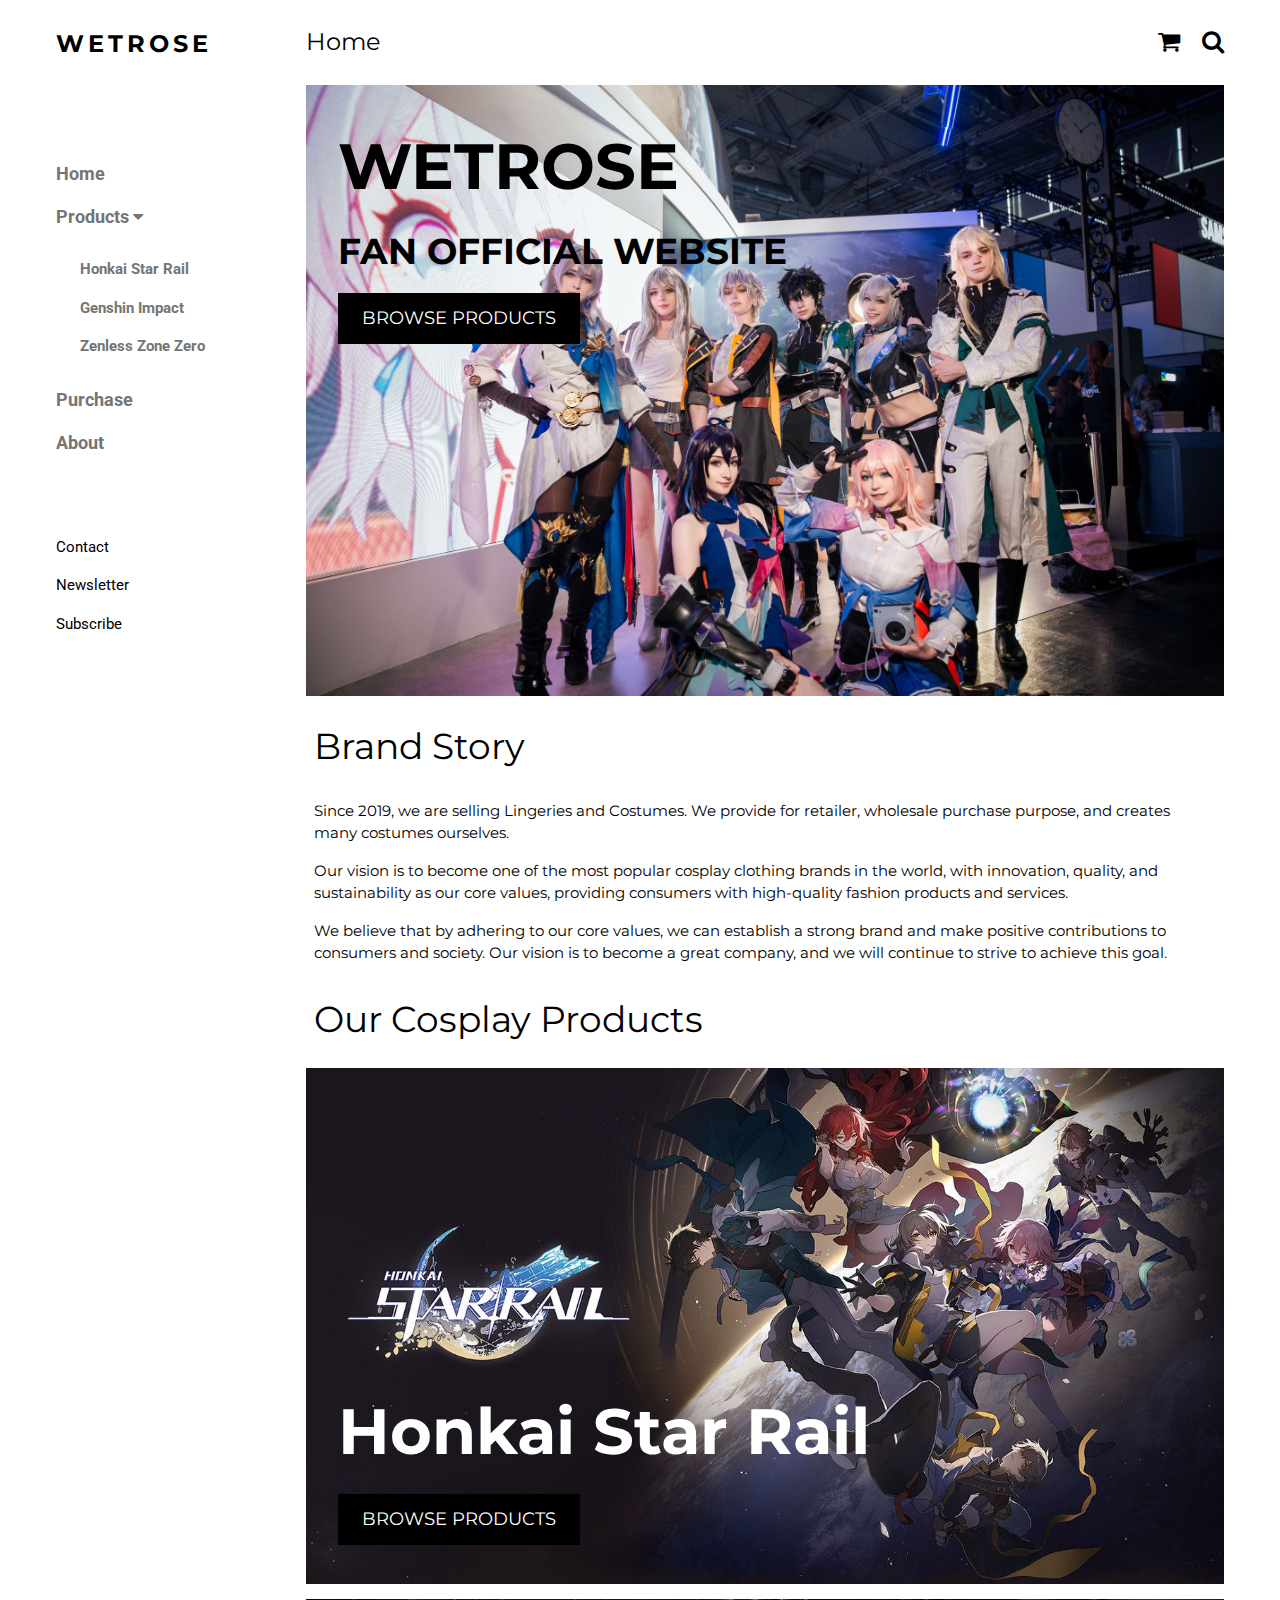
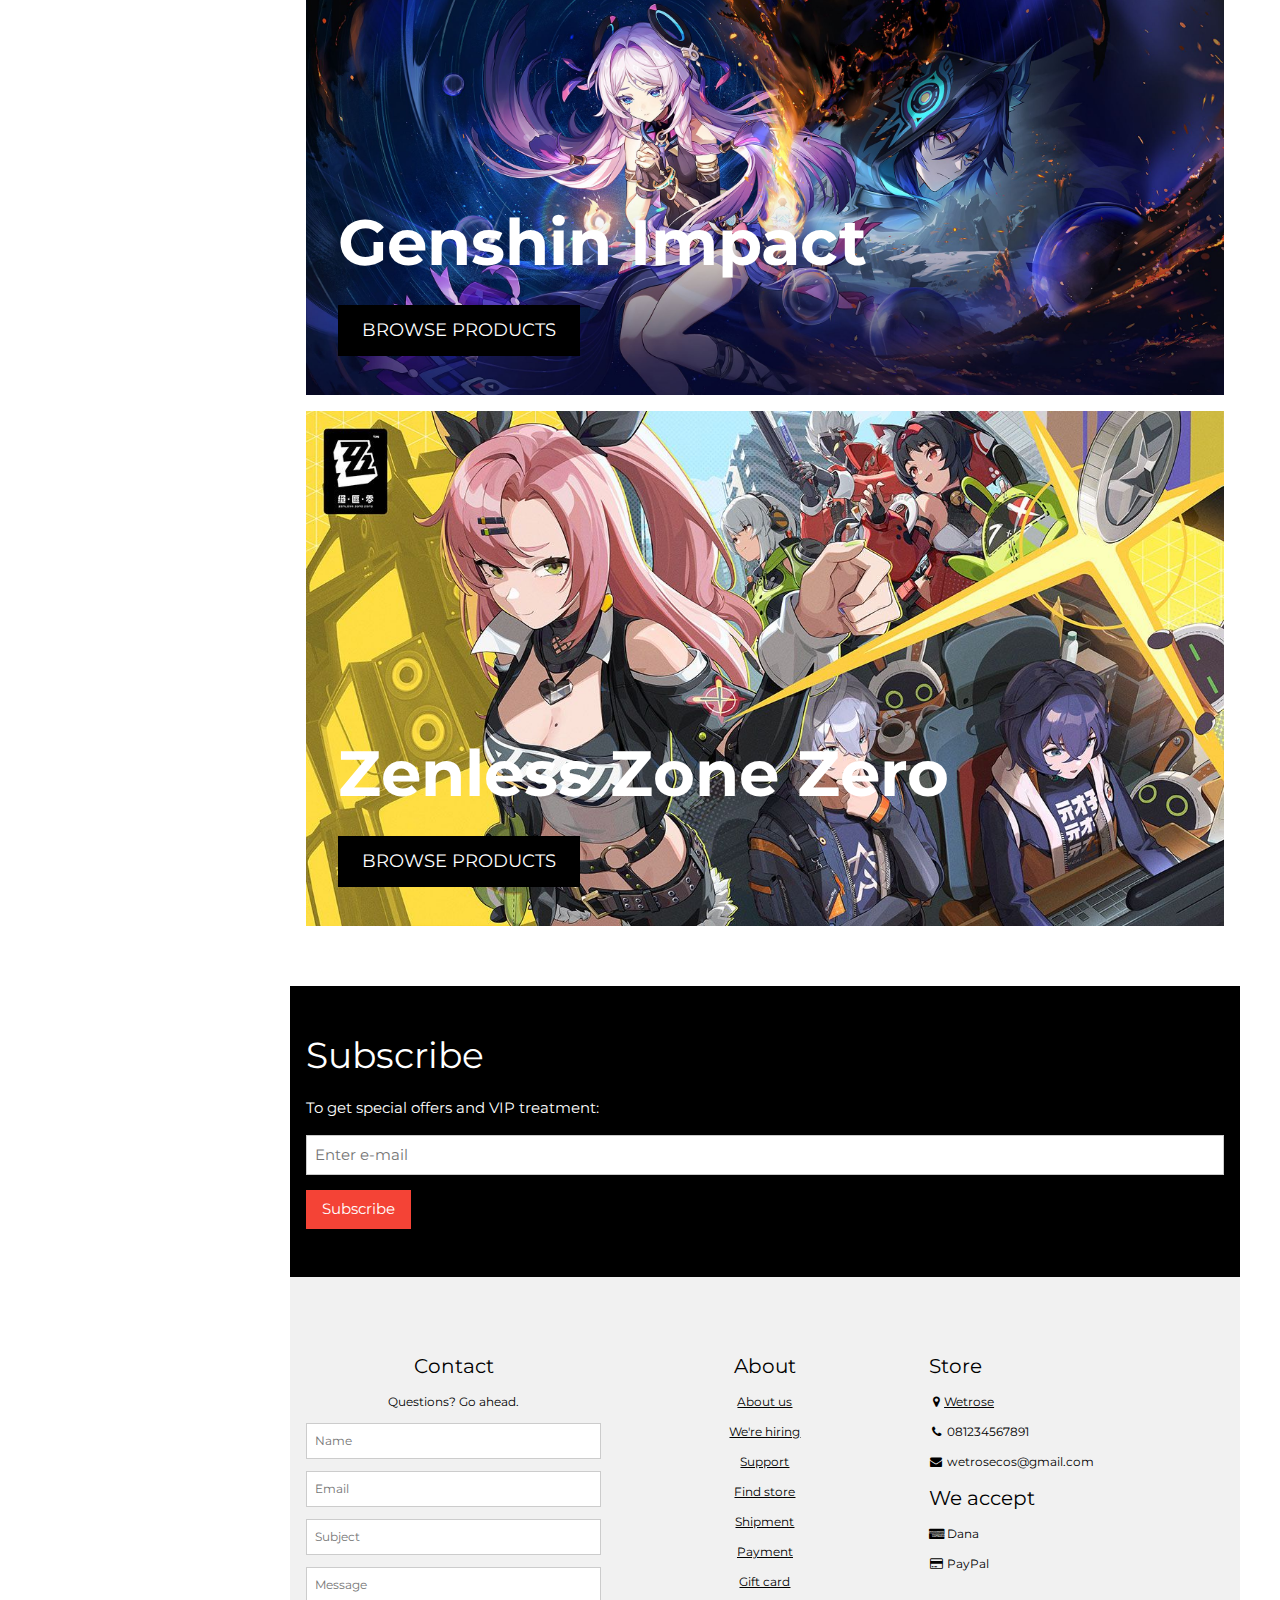
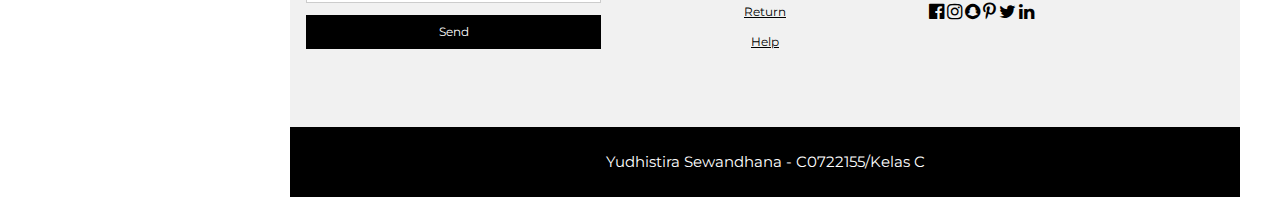
<file: index.html>
<!DOCTYPE html>
<html>
<head>
<title>UAS Yudhistira Sewandhana C0722155</title>
<meta charset="UTF-8">
<meta name="viewport" content="width=device-width, initial-scale=1">
<link rel="stylesheet" href="https://www.w3schools.com/w3css/4/w3.css">
<link rel="stylesheet" href="https://fonts.googleapis.com/css?family=Roboto">
<link rel="stylesheet" href="https://fonts.googleapis.com/css?family=Montserrat">
<link rel="stylesheet" href="https://cdnjs.cloudflare.com/ajax/libs/font-awesome/4.7.0/css/font-awesome.min.css">
<style>
.w3-sidebar a {font-family: "Roboto", sans-serif}
body,h1,h2,h3,h4,h5,h6,.w3-wide {font-family: "Montserrat", sans-serif;}
</style>
</head>
<body class="w3-content" style="max-width:1200px">

<!-- Sidebar/menu -->
<nav class="w3-sidebar w3-bar-block w3-white w3-collapse w3-top" style="z-index:3;width:250px" id="mySidebar">
  <div class="w3-container w3-display-container w3-padding-16">
    <i onclick="w3_close()" class="fa fa-remove w3-hide-large w3-button w3-display-topright"></i>
    <h3 class="w3-wide"><b>WETROSE</b></h3>
  </div>
  <div class="w3-padding-64 w3-large w3-text-grey" style="font-weight:bold">
    <a href="index.html" class="w3-bar-item w3-button">Home</a>
    <a onclick="myAccFunc()" href="javascript:void(0)" class="w3-bar-item w3-button" id="myBtn">
      Products <i class="fa fa-caret-down"></i>
    </a>
    <div id="demoAcc" class="w3-bar-block w3-hide w3-padding-large w3-medium">
      <a href="main.html" class="w3-bar-item w3-button">Honkai Star Rail</a>
      <a href="maingen.html" class="w3-bar-item w3-button">Genshin Impact</a>
      <a href="mainzzz.html" class="w3-bar-item w3-button">Zenless Zone Zero</a>
    </div>
    <a href="pay.html" class="w3-bar-item w3-button">Purchase</a>
    <a href="about.html" class="w3-bar-item w3-button">About</a>
  </div>
  <a href="#footer" class="w3-bar-item w3-button w3-padding">Contact</a> 
  <a href="javascript:void(0)" class="w3-bar-item w3-button w3-padding" onclick="document.getElementById('newsletter').style.display='block'">Newsletter</a> 
  <a href="#footer"  class="w3-bar-item w3-button w3-padding">Subscribe</a>
</nav>

<!-- Top menu on small screens -->
<header class="w3-bar w3-top w3-hide-large w3-black w3-xlarge">
  <div class="w3-bar-item w3-padding-24 w3-wide">WETROSE</div>
  <a href="javascript:void(0)" class="w3-bar-item w3-button w3-padding-24 w3-right" onclick="w3_open()"><i class="fa fa-bars"></i></a>
</header>

<!-- Overlay effect when opening sidebar on small screens -->
<div class="w3-overlay w3-hide-large" onclick="w3_close()" style="cursor:pointer" title="close side menu" id="myOverlay"></div>

<!-- !PAGE CONTENT! -->
<div class="w3-main" style="margin-left:250px">

  <!-- Push down content on small screens -->
  <div class="w3-hide-large" style="margin-top:83px"></div>
  
  <!-- Top header -->
  <header class="w3-container w3-xlarge">
    <p class="w3-left">Home</p>
    <p class="w3-right">
      <i class="fa fa-shopping-cart w3-margin-right"></i>
      <i class="fa fa-search"></i>
    </p>
  </header>

  <!-- Image header -->
  <div class="w3-display-container w3-container">
    <img src="home.jpg" alt="Cosplay" style="width:100%">
    <div class="w3-display-topleft w3-text-black" style="padding:24px 48px">
      <h1 class="w3-jumbo w3-hide-small"><strong>WETROSE</strong></h1>
      <h1 class="w3-hide-large w3-hide-medium">WETROSE</h1>
      <h1 class="w3-hide-small"><strong>FAN OFFICIAL WEBSITE</strong></h1>
      <p><a href="main.html" class="w3-button w3-black w3-padding-large w3-large">BROWSE PRODUCTS</a></p>
    </div>
  </div>

  <div class="w3-container w3-text-grey" id="jeans">

  </div>

  <!-- About -->
<h1 class="w3-padding-large">Brand Story</h1>

<p style="padding:0px 24px">Since 2019, we are selling Lingeries and Costumes. We provide for retailer, wholesale purchase purpose, and creates many costumes ourselves.</p>

<p style="padding:0px 24px">Our vision is to become one of the most popular cosplay clothing brands in the world, with innovation, quality, and sustainability as our core values, providing consumers with high-quality fashion products and services.</p>

<p style="padding:0px 24px">We believe that by adhering to our core values, we can establish a strong brand and make positive contributions to consumers and society. Our vision is to become a great company, and we will continue to strive to achieve this goal.</p>

<h1 class="w3-padding-large">Our Cosplay Products</h1>


  <div class="w3-display-container w3-container">
    <img src="hsr.jpg" alt="hsr" style="width:100%">
    <div class="w3-display-bottomleft w3-text-white" style="padding:24px 48px">
      <h1 class="w3-jumbo w3-hide-small"><strong>Honkai Star Rail</strong></h1>
      <h1 class="w3-hide-large w3-hide-medium"><strong>Honkai Star Rail</strong></h1>
      <p><a href="main.html" class="w3-button w3-black w3-padding-large w3-large">BROWSE PRODUCTS</a></p>
    </div>
  </div>

<p></p>

  <div class="w3-display-container w3-container">
    <img src="genshin.jpg" alt="hsr" style="width:100%">
    <div class="w3-display-bottomleft w3-text-white" style="padding:24px 48px">
      <h1 class="w3-jumbo w3-hide-small"><strong>Genshin Impact</strong></h1>
      <h1 class="w3-hide-large w3-hide-medium"><strong>Genshin Impact</strong></h1>
      <p><a href="maingen.html" class="w3-button w3-black w3-padding-large w3-large">BROWSE PRODUCTS</a></p>
    </div>
  </div>

<p></p>

  <div class="w3-display-container w3-container">
    <img src="zzz.jpg" alt="zzz" style="width:100%">
    <div class="w3-display-bottomleft w3-text-white" style="padding:24px 48px">
      <h1 class="w3-jumbo w3-hide-small"><strong>Zenless Zone Zero</strong></h1>
      <h1 class="w3-hide-large w3-hide-medium"><strong>Zenless Zone Zero</strong></h1>
      <p><a href="mainzzz.html" class="w3-button w3-black w3-padding-large w3-large">BROWSE PRODUCTS</a></p>
    </div>
  </div>

<p></p>
<br>
<br>

  <!-- Subscribe section -->
  <div class="w3-container w3-black w3-padding-32">
    <h1>Subscribe</h1>
    <p>To get special offers and VIP treatment:</p>
    <p><input class="w3-input w3-border" type="text" placeholder="Enter e-mail" style="width:100%"></p>
    <button type="button" class="w3-button w3-red w3-margin-bottom">Subscribe</button>
  </div>
  
  <!-- Footer -->
  <footer class="w3-padding-64 w3-light-grey w3-small w3-center" id="footer">
    <div class="w3-row-padding">
      <div class="w3-col s4">
        <h4>Contact</h4>
        <p>Questions? Go ahead.</p>
        <form action="/action_page.php" target="_blank">
          <p><input class="w3-input w3-border" type="text" placeholder="Name" name="Name" required></p>
          <p><input class="w3-input w3-border" type="text" placeholder="Email" name="Email" required></p>
          <p><input class="w3-input w3-border" type="text" placeholder="Subject" name="Subject" required></p>
          <p><input class="w3-input w3-border" type="text" placeholder="Message" name="Message" required></p>
          <button type="submit" class="w3-button w3-block w3-black">Send</button>
        </form>
      </div>

      <div class="w3-col s4">
        <h4>About</h4>
        <p><a href="#">About us</a></p>
        <p><a href="#">We're hiring</a></p>
        <p><a href="#">Support</a></p>
        <p><a href="#">Find store</a></p>
        <p><a href="#">Shipment</a></p>
        <p><a href="#">Payment</a></p>
        <p><a href="#">Gift card</a></p>
        <p><a href="#">Return</a></p>
        <p><a href="#">Help</a></p>
      </div>

      <div class="w3-col s4 w3-justify">
        <h4>Store</h4>
        <p><i class="fa fa-fw fa-map-marker"></i><a href="https://https://www.wetrose.com" title="Wetrose" target="_blank" class="w3-hover-opacity">Wetrose</a></p>
        <p><i class="fa fa-fw fa-phone"></i> 081234567891</p>
        <p><i class="fa fa-fw fa-envelope"></i> wetrosecos@gmail.com</p>
        <h4>We accept</h4>
        <p><i class="fa fa-fw fa-cc-amex"></i> Dana</p>
        <p><i class="fa fa-fw fa-credit-card"></i> PayPal</p>
        <br>
        <i class="fa fa-facebook-official w3-hover-opacity w3-large"></i>
        <i class="fa fa-instagram w3-hover-opacity w3-large"></i>
        <i class="fa fa-snapchat w3-hover-opacity w3-large"></i>
        <i class="fa fa-pinterest-p w3-hover-opacity w3-large"></i>
        <i class="fa fa-twitter w3-hover-opacity w3-large"></i>
        <i class="fa fa-linkedin w3-hover-opacity w3-large"></i>
      </div>
    </div>
  </footer>

  <div class="w3-black w3-center w3-padding-24">Yudhistira Sewandhana - C0722155/Kelas C</div>

  <!-- End page content -->
</div>

<!-- Newsletter Modal -->
<div id="newsletter" class="w3-modal">
  <div class="w3-modal-content w3-animate-zoom" style="padding:32px">
    <div class="w3-container w3-white w3-center">
      <i onclick="document.getElementById('newsletter').style.display='none'" class="fa fa-remove w3-right w3-button w3-transparent w3-xxlarge"></i>
      <h2 class="w3-wide">NEWSLETTER</h2>
      <p>Join our mailing list to receive updates on new arrivals and special offers.</p>
      <p><input class="w3-input w3-border" type="text" placeholder="Enter e-mail"></p>
      <button type="button" class="w3-button w3-padding-large w3-red w3-margin-bottom" onclick="document.getElementById('newsletter').style.display='none'">Subscribe</button>
    </div>
  </div>
</div>

<script>
// Accordion 
function myAccFunc() {
  var x = document.getElementById("demoAcc");
  if (x.className.indexOf("w3-show") == -1) {
    x.className += " w3-show";
  } else {
    x.className = x.className.replace(" w3-show", "");
  }
}

// Click on the "Jeans" link on page load to open the accordion for demo purposes
document.getElementById("myBtn").click();


// Open and close sidebar
function w3_open() {
  document.getElementById("mySidebar").style.display = "block";
  document.getElementById("myOverlay").style.display = "block";
}
 
function w3_close() {
  document.getElementById("mySidebar").style.display = "none";
  document.getElementById("myOverlay").style.display = "none";
}
</script>

</body>
</html>
</file>
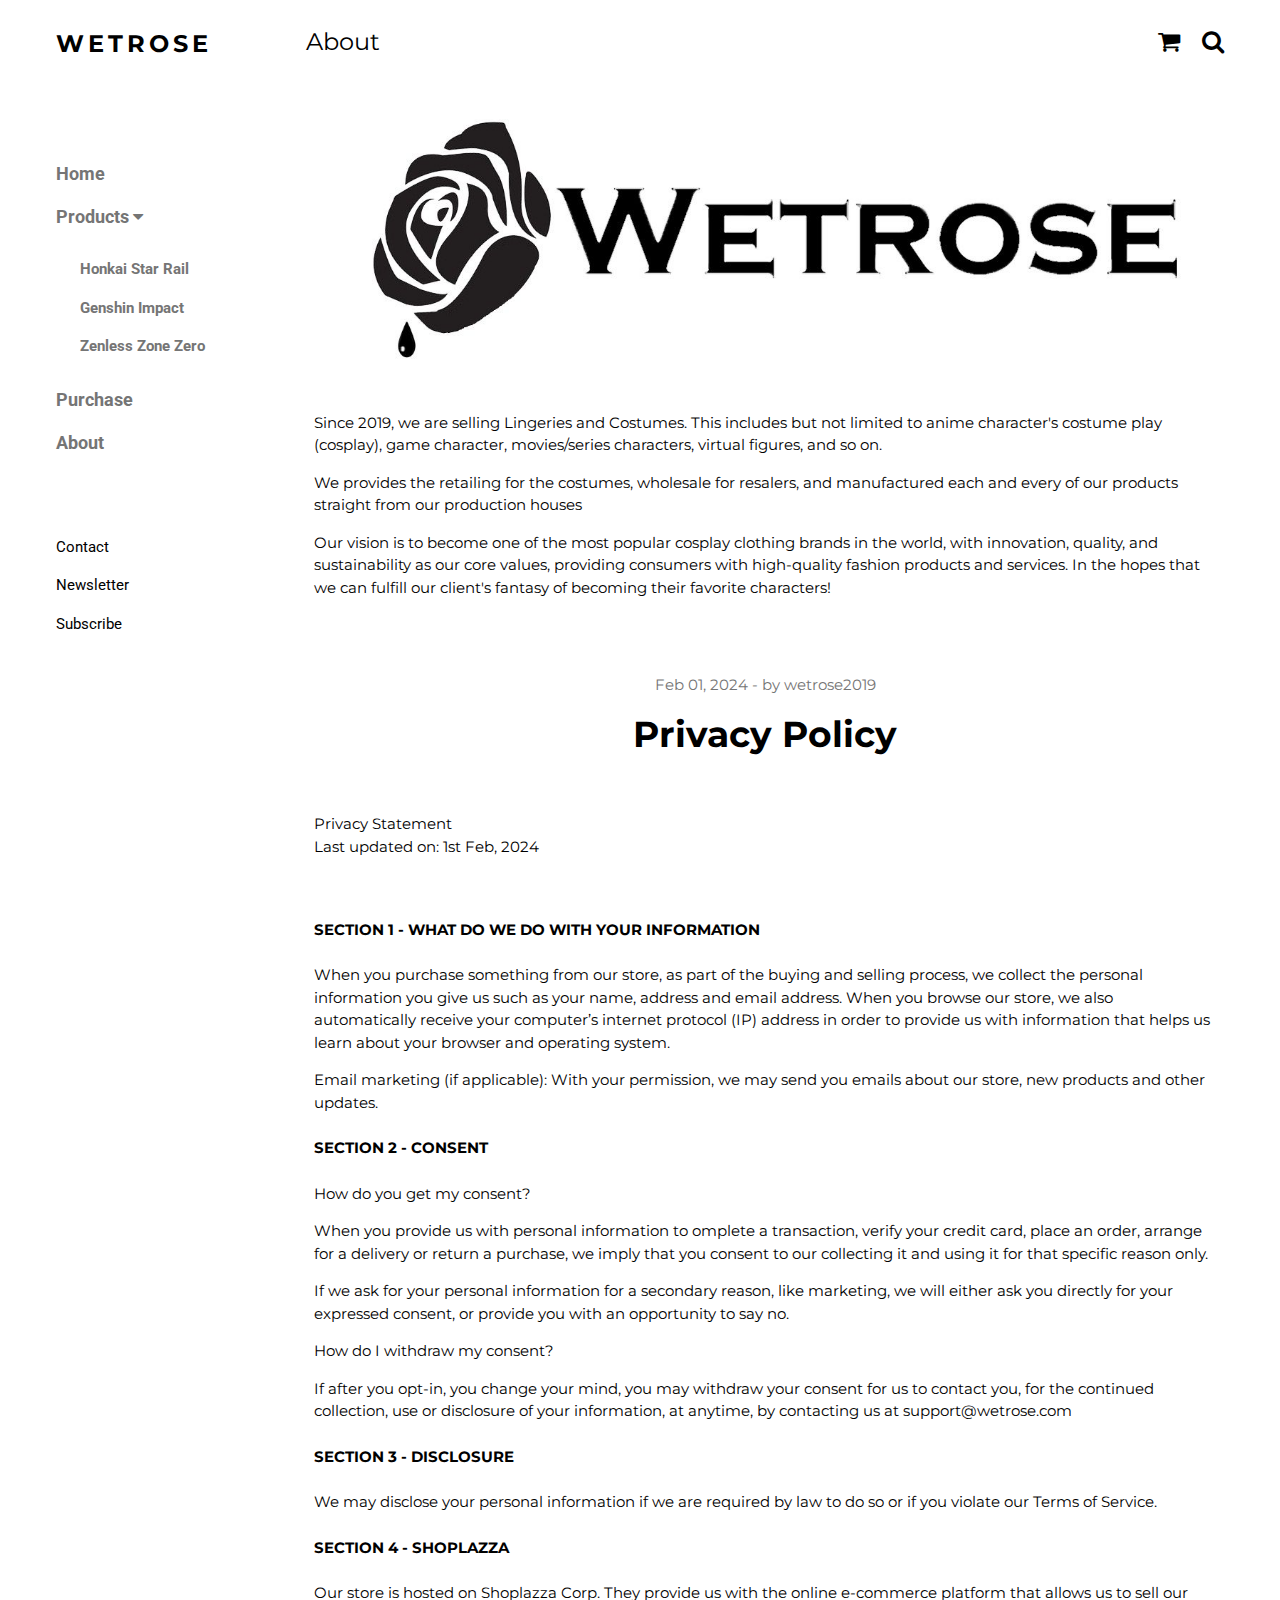
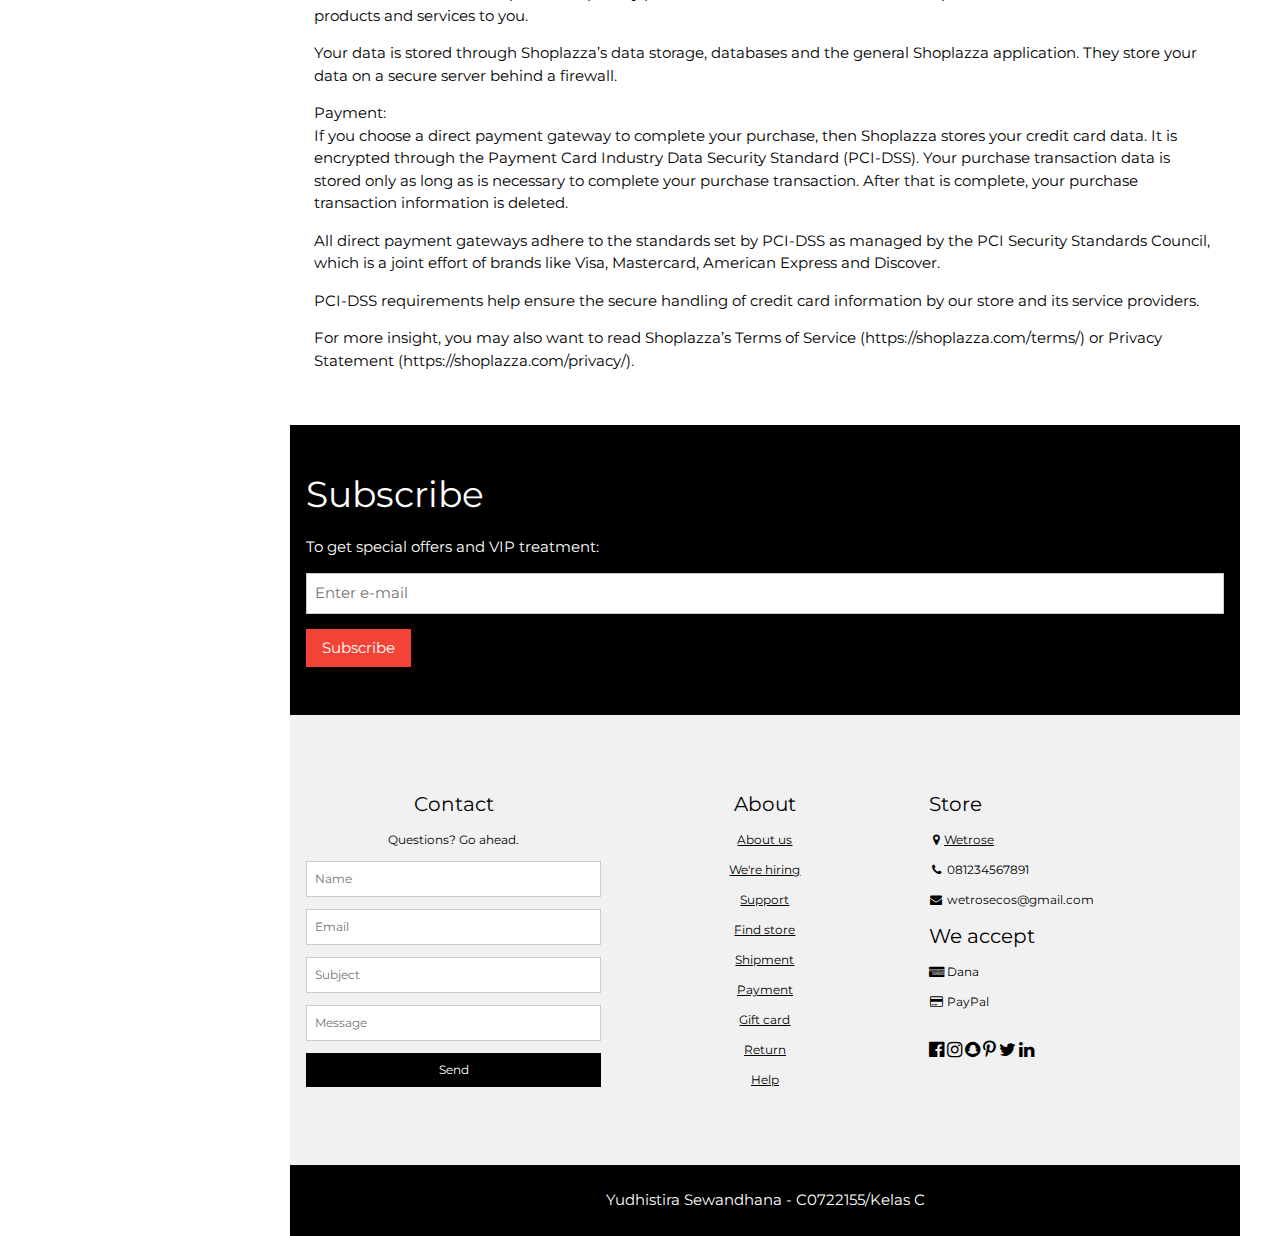
<file: about.html>
<!DOCTYPE html>
<html>
<head>
<title>UAS Yudhistira Sewandhana C0722155</title>
<meta charset="UTF-8">
<meta name="viewport" content="width=device-width, initial-scale=1">
<link rel="stylesheet" href="https://www.w3schools.com/w3css/4/w3.css">
<link rel="stylesheet" href="https://fonts.googleapis.com/css?family=Roboto">
<link rel="stylesheet" href="https://fonts.googleapis.com/css?family=Montserrat">
<link rel="stylesheet" href="https://cdnjs.cloudflare.com/ajax/libs/font-awesome/4.7.0/css/font-awesome.min.css">
<style>
.w3-sidebar a {font-family: "Roboto", sans-serif}
body,h1,h2,h3,h4,h5,h6,.w3-wide {font-family: "Montserrat", sans-serif;}
</style>
</head>
<body class="w3-content" style="max-width:1200px">

<!-- Sidebar/menu -->
<nav class="w3-sidebar w3-bar-block w3-white w3-collapse w3-top" style="z-index:3;width:250px" id="mySidebar">
  <div class="w3-container w3-display-container w3-padding-16">
    <i onclick="w3_close()" class="fa fa-remove w3-hide-large w3-button w3-display-topright"></i>
    <h3 class="w3-wide"><b>WETROSE</b></h3>
  </div>
  <div class="w3-padding-64 w3-large w3-text-grey" style="font-weight:bold">
    <a href="index.html" class="w3-bar-item w3-button">Home</a>
    <a onclick="myAccFunc()" href="javascript:void(0)" class="w3-bar-item w3-button" id="myBtn">
      Products <i class="fa fa-caret-down"></i>
    </a>
    <div id="demoAcc" class="w3-bar-block w3-hide w3-padding-large w3-medium">
      <a href="main.html" class="w3-bar-item w3-button">Honkai Star Rail</a>
      <a href="maingen.html" class="w3-bar-item w3-button">Genshin Impact</a>
      <a href="mainzzz.html" class="w3-bar-item w3-button">Zenless Zone Zero</a>
    </div>
    <a href="pay.html" class="w3-bar-item w3-button">Purchase</a>
    <a href="#" class="w3-bar-item w3-button">About</a>
  </div>
  <a href="#footer" class="w3-bar-item w3-button w3-padding">Contact</a> 
  <a href="javascript:void(0)" class="w3-bar-item w3-button w3-padding" onclick="document.getElementById('newsletter').style.display='block'">Newsletter</a> 
  <a href="#footer"  class="w3-bar-item w3-button w3-padding">Subscribe</a>
</nav>

<!-- Top menu on small screens -->
<header class="w3-bar w3-top w3-hide-large w3-black w3-xlarge">
  <div class="w3-bar-item w3-padding-24 w3-wide">WETROSE</div>
  <a href="javascript:void(0)" class="w3-bar-item w3-button w3-padding-24 w3-right" onclick="w3_open()"><i class="fa fa-bars"></i></a>
</header>

<!-- Overlay effect when opening sidebar on small screens -->
<div class="w3-overlay w3-hide-large" onclick="w3_close()" style="cursor:pointer" title="close side menu" id="myOverlay"></div>

<!-- !PAGE CONTENT! -->
<div class="w3-main" style="margin-left:250px">

  <!-- Push down content on small screens -->
  <div class="w3-hide-large" style="margin-top:83px"></div>
  
  <!-- Top header -->
  <header class="w3-container w3-xlarge">
    <p class="w3-left">About</p>
    <p class="w3-right">
      <i class="fa fa-shopping-cart w3-margin-right"></i>
      <i class="fa fa-search"></i>
    </p>
  </header>

  <!-- Image header -->
  <div class="w3-display-container w3-container" style="padding:12px 48px">
    <img src="wet.jpg" alt="wetrose" style="width:100%">
  </div>

  <!-- About -->

<p style="padding:0px 24px">Since 2019, we are selling Lingeries and Costumes. This includes but not limited to anime character's costume play (cosplay), game character, movies/series characters, virtual figures, and so on.</p>

<p style="padding:0px 24px">We provides the retailing for the costumes, wholesale for resalers, and manufactured each and every of our products straight from our production houses</p>

<p style="padding:0px 24px">Our vision is to become one of the most popular cosplay clothing brands in the world, with innovation, quality, and sustainability as our core values, providing consumers with high-quality fashion products and services. In the hopes that we can fulfill our client's fantasy of becoming their favorite characters!</p>

<br>
<br>
<p></p>

  <div class="w3-center w3-text-grey" id="jeans">
    Feb 01, 2024  -   by wetrose2019
  </div>

    <h1 class="w3-center w3-padding-medium" ><strong>Privacy Policy</strong></h1>

<p></p>
<br>
<p style="padding:0px 24px">Privacy Statement
<br>Last updated on: 1st Feb, 2024</p>
<br>
<p style="padding:8px 24px"><strong>SECTION 1 - WHAT DO WE DO WITH YOUR INFORMATION</strong></p>

<p style="padding:0px 24px">When you purchase something from our store, as part of the buying and selling process, we collect the personal information you give us such as your name, address and email address. When you browse our store, we also automatically receive your computer’s internet protocol (IP) address in order to provide us with information that helps us learn about your browser and operating system.</p>

<p style="padding:0px 24px">Email marketing (if applicable): With your permission, we may send you emails about our store, new products and other updates.</p>

<p style="padding:8px 24px"><strong>SECTION 2 - CONSENT</strong></p>

<p style="padding:0px 24px">How do you get my consent?</p>

<p style="padding:0px 24px">When you provide us with personal information to omplete a transaction, verify your credit card, place an order, arrange for a delivery or return a purchase, we imply that you consent to our collecting it and using it for that specific reason only.</p>

<p style="padding:0px 24px">If we ask for your personal information for a secondary reason, like marketing, we will either ask you directly for your expressed consent, or provide you with an opportunity to say no.</p>

<p style="padding:0px 24px">How do I withdraw my consent?</p>

<p style="padding:0px 24px">If after you opt-in, you change your mind, you may withdraw your consent for us to contact you, for the continued collection, use or disclosure of your information, at anytime, by contacting us at support@wetrose.com</p>

<p style="padding:8px 24px"><strong>SECTION 3 - DISCLOSURE</strong></p>

<p style="padding:0px 24px">We may disclose your personal information if we are required by law to do so or if you violate our Terms of Service.</p>

<p style="padding:8px 24px"><strong>SECTION 4 - SHOPLAZZA</strong></p>

<p style="padding:0px 24px">Our store is hosted on Shoplazza Corp. They provide us with the online e-commerce platform that allows us to sell our products and services to you.</p>

<p style="padding:0px 24px">Your data is stored through Shoplazza’s data storage, databases and the general Shoplazza application. They store your data on a secure server behind a firewall.</p>

<p style="padding:0px 24px">
Payment:
<br>If you choose a direct payment gateway to complete your purchase, then Shoplazza stores your credit card data. It is encrypted through the Payment Card Industry Data Security Standard (PCI-DSS). Your purchase transaction data is stored only as long as is necessary to complete your purchase transaction. After that is complete, your purchase transaction information is deleted.</p>

<p style="padding:0px 24px">All direct payment gateways adhere to the standards set by PCI-DSS as managed by the PCI Security Standards Council, which is a joint effort of brands like Visa, Mastercard, American Express and Discover.</p>

<p style="padding:0px 24px">PCI-DSS requirements help ensure the secure handling of credit card information by our store and its service providers.</p>

<p style="padding:0px 24px">For more insight, you may also want to read Shoplazza’s Terms of Service (https://shoplazza.com/terms/) or Privacy Statement (https://shoplazza.com/privacy/).</p>
</body>
<br>
<p></p>

  <!-- Subscribe section -->
  <div class="w3-container w3-black w3-padding-32">
    <h1>Subscribe</h1>
    <p>To get special offers and VIP treatment:</p>
    <p><input class="w3-input w3-border" type="text" placeholder="Enter e-mail" style="width:100%"></p>
    <button type="button" class="w3-button w3-red w3-margin-bottom">Subscribe</button>
  </div>
  
  <!-- Footer -->
  <footer class="w3-padding-64 w3-light-grey w3-small w3-center" id="footer">
    <div class="w3-row-padding">
      <div class="w3-col s4">
        <h4>Contact</h4>
        <p>Questions? Go ahead.</p>
        <form action="/action_page.php" target="_blank">
          <p><input class="w3-input w3-border" type="text" placeholder="Name" name="Name" required></p>
          <p><input class="w3-input w3-border" type="text" placeholder="Email" name="Email" required></p>
          <p><input class="w3-input w3-border" type="text" placeholder="Subject" name="Subject" required></p>
          <p><input class="w3-input w3-border" type="text" placeholder="Message" name="Message" required></p>
          <button type="submit" class="w3-button w3-block w3-black">Send</button>
        </form>
      </div>

      <div class="w3-col s4">
        <h4>About</h4>
        <p><a href="#">About us</a></p>
        <p><a href="#">We're hiring</a></p>
        <p><a href="#">Support</a></p>
        <p><a href="#">Find store</a></p>
        <p><a href="#">Shipment</a></p>
        <p><a href="#">Payment</a></p>
        <p><a href="#">Gift card</a></p>
        <p><a href="#">Return</a></p>
        <p><a href="#">Help</a></p>
      </div>

      <div class="w3-col s4 w3-justify">
        <h4>Store</h4>
        <p><i class="fa fa-fw fa-map-marker"></i><a href="https://https://www.wetrose.com" title="Wetrose" target="_blank" class="w3-hover-opacity">Wetrose</a></p>
        <p><i class="fa fa-fw fa-phone"></i> 081234567891</p>
        <p><i class="fa fa-fw fa-envelope"></i> wetrosecos@gmail.com</p>
        <h4>We accept</h4>
        <p><i class="fa fa-fw fa-cc-amex"></i> Dana</p>
        <p><i class="fa fa-fw fa-credit-card"></i> PayPal</p>
        <br>
        <i class="fa fa-facebook-official w3-hover-opacity w3-large"></i>
        <i class="fa fa-instagram w3-hover-opacity w3-large"></i>
        <i class="fa fa-snapchat w3-hover-opacity w3-large"></i>
        <i class="fa fa-pinterest-p w3-hover-opacity w3-large"></i>
        <i class="fa fa-twitter w3-hover-opacity w3-large"></i>
        <i class="fa fa-linkedin w3-hover-opacity w3-large"></i>
      </div>
    </div>
  </footer>

  <div class="w3-black w3-center w3-padding-24">Yudhistira Sewandhana - C0722155/Kelas C</div>

  <!-- End page content -->
</div>

<!-- Newsletter Modal -->
<div id="newsletter" class="w3-modal">
  <div class="w3-modal-content w3-animate-zoom" style="padding:32px">
    <div class="w3-container w3-white w3-center">
      <i onclick="document.getElementById('newsletter').style.display='none'" class="fa fa-remove w3-right w3-button w3-transparent w3-xxlarge"></i>
      <h2 class="w3-wide">NEWSLETTER</h2>
      <p>Join our mailing list to receive updates on new arrivals and special offers.</p>
      <p><input class="w3-input w3-border" type="text" placeholder="Enter e-mail"></p>
      <button type="button" class="w3-button w3-padding-large w3-red w3-margin-bottom" onclick="document.getElementById('newsletter').style.display='none'">Subscribe</button>
    </div>
  </div>
</div>

<script>
// Accordion 
function myAccFunc() {
  var x = document.getElementById("demoAcc");
  if (x.className.indexOf("w3-show") == -1) {
    x.className += " w3-show";
  } else {
    x.className = x.className.replace(" w3-show", "");
  }
}

// Click on the "Jeans" link on page load to open the accordion for demo purposes
document.getElementById("myBtn").click();


// Open and close sidebar
function w3_open() {
  document.getElementById("mySidebar").style.display = "block";
  document.getElementById("myOverlay").style.display = "block";
}
 
function w3_close() {
  document.getElementById("mySidebar").style.display = "none";
  document.getElementById("myOverlay").style.display = "none";
}
</script>

</body>
</html>
</file>
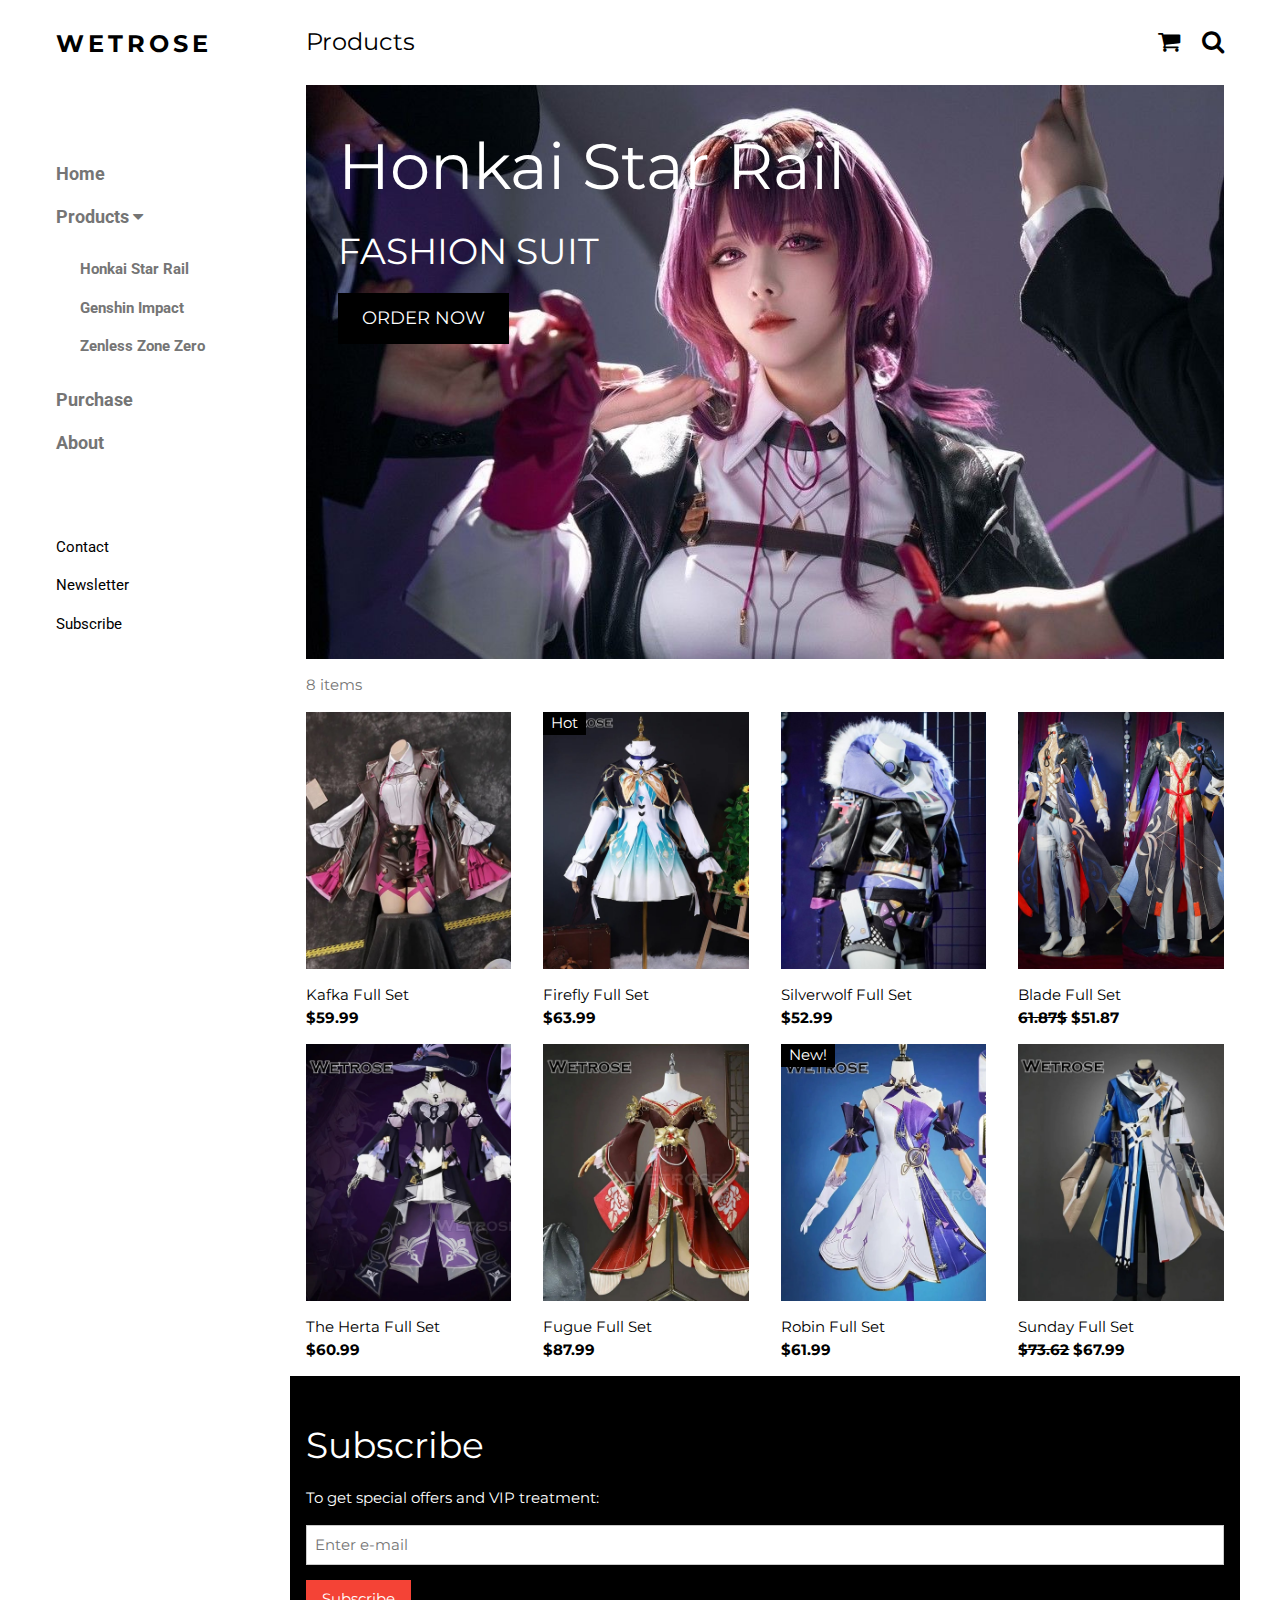
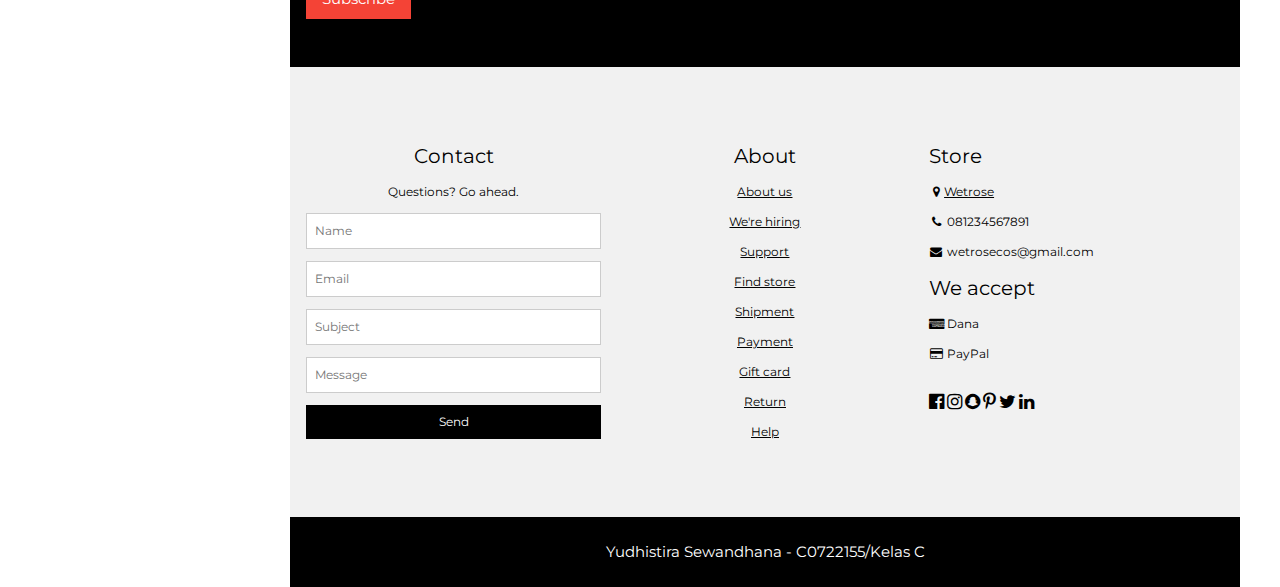
<file: main.html>
<!DOCTYPE html>
<html>
<head>
<title>UAS Yudhistira Sewandhana C0722155</title>
<meta charset="UTF-8">
<meta name="viewport" content="width=device-width, initial-scale=1">
<link rel="stylesheet" href="https://www.w3schools.com/w3css/4/w3.css">
<link rel="stylesheet" href="https://fonts.googleapis.com/css?family=Roboto">
<link rel="stylesheet" href="https://fonts.googleapis.com/css?family=Montserrat">
<link rel="stylesheet" href="https://cdnjs.cloudflare.com/ajax/libs/font-awesome/4.7.0/css/font-awesome.min.css">
<style>
.w3-sidebar a {font-family: "Roboto", sans-serif}
body,h1,h2,h3,h4,h5,h6,.w3-wide {font-family: "Montserrat", sans-serif;}
</style>
</head>
<body class="w3-content" style="max-width:1200px">

<!-- Sidebar/menu -->
<nav class="w3-sidebar w3-bar-block w3-white w3-collapse w3-top" style="z-index:3;width:250px" id="mySidebar">
  <div class="w3-container w3-display-container w3-padding-16">
    <i onclick="w3_close()" class="fa fa-remove w3-hide-large w3-button w3-display-topright"></i>
    <h3 class="w3-wide"><b>WETROSE</b></h3>
  </div>
  <div class="w3-padding-64 w3-large w3-text-grey" style="font-weight:bold">
    <a href="index.html" class="w3-bar-item w3-button">Home</a>
    <a onclick="myAccFunc()" href="javascript:void(0)" class="w3-bar-item w3-button" id="myBtn">
      Products <i class="fa fa-caret-down"></i>
    </a>
    <div id="demoAcc" class="w3-bar-block w3-hide w3-padding-large w3-medium">
      <a href="main.html" class="w3-bar-item w3-button">Honkai Star Rail</a>
      <a href="maingen.html" class="w3-bar-item w3-button">Genshin Impact</a>
      <a href="mainzzz.html" class="w3-bar-item w3-button">Zenless Zone Zero</a>
    </div>
    <a href="pay.html" class="w3-bar-item w3-button">Purchase</a>
    <a href="about.html" class="w3-bar-item w3-button">About</a>
  </div>
  <a href="#footer" class="w3-bar-item w3-button w3-padding">Contact</a> 
  <a href="javascript:void(0)" class="w3-bar-item w3-button w3-padding" onclick="document.getElementById('newsletter').style.display='block'">Newsletter</a> 
  <a href="#footer"  class="w3-bar-item w3-button w3-padding">Subscribe</a>
</nav>

<!-- Top menu on small screens -->
<header class="w3-bar w3-top w3-hide-large w3-black w3-xlarge">
  <div class="w3-bar-item w3-padding-24 w3-wide">WETROSE</div>
  <a href="javascript:void(0)" class="w3-bar-item w3-button w3-padding-24 w3-right" onclick="w3_open()"><i class="fa fa-bars"></i></a>
</header>

<!-- Overlay effect when opening sidebar on small screens -->
<div class="w3-overlay w3-hide-large" onclick="w3_close()" style="cursor:pointer" title="close side menu" id="myOverlay"></div>

<!-- !PAGE CONTENT! -->
<div class="w3-main" style="margin-left:250px">

  <!-- Push down content on small screens -->
  <div class="w3-hide-large" style="margin-top:83px"></div>
  
  <!-- Top header -->
  <header class="w3-container w3-xlarge">
    <p class="w3-left">Products</p>
    <p class="w3-right">
      <i class="fa fa-shopping-cart w3-margin-right"></i>
      <i class="fa fa-search"></i>
    </p>
  </header>

  <!-- Image header -->
  <div class="w3-display-container w3-container">
    <img src="kafka.jpg" alt="Mommy" style="width:100%">
    <div class="w3-display-topleft w3-text-white" style="padding:24px 48px">
      <h1 class="w3-jumbo w3-hide-small">Honkai Star Rail</h1>
      <h1 class="w3-hide-large w3-hide-medium">Honkai Star Rail</h1>
      <h1 class="w3-hide-small">FASHION SUIT</h1>
      <p><a href="#jeans" class="w3-button w3-black w3-padding-large w3-large">ORDER NOW</a></p>
    </div>
  </div>

  <div class="w3-container w3-text-grey" id="jeans">
    <p>8 items</p>
  </div>

  <!-- Product grid -->
  <div class="w3-row">
    <div class="w3-col l3 s6">
      <div class="w3-container">
        <img src="1.jpg" style="width:100%">
        <p>Kafka Full Set<br><b>$59.99</b></p>
      </div>
      <div class="w3-container">
        <img src="theherta.jpg" style="width:100%">
        <p>The Herta Full Set<br><b>$60.99</b></p>
      </div>
    </div>

    <div class="w3-col l3 s6">
      <div class="w3-container">
        <div class="w3-display-container">
          <img src="firefly.jpg" style="width:100%">
          <span class="w3-tag w3-display-topleft">Hot</span>
          <div class="w3-display-middle w3-display-hover">
            <button class="w3-button w3-black">Buy now <i class="fa fa-shopping-cart"></i></button>
          </div>
        </div>
        <p>Firefly Full Set<br><b>$63.99</b></p>
      </div>
      <div class="w3-container">
        <img src="fugue.jpg" style="width:100%">
        <p>Fugue Full Set<br><b>$87.99</b></p>
      </div>
    </div>

    <div class="w3-col l3 s6">
      <div class="w3-container">
        <img src="silverwolf.jpg" style="width:100%">
        <p>Silverwolf Full Set<br><b>$52.99</b></p>
      </div>
      <div class="w3-container">
        <div class="w3-display-container">
          <img src="robin.jpg" style="width:100%">
          <span class="w3-tag w3-display-topleft">New!</span>
          <div class="w3-display-middle w3-display-hover">
            <button class="w3-button w3-black">Buy now <i class="fa fa-shopping-cart"></i></button>
          </div>
        </div>
        <p>Robin Full Set<br><b>$61.99</b></p>
      </div>
    </div>

    <div class="w3-col l3 s6">
      <div class="w3-container">
        <img src="blade.jpg" style="width:100%">
        <p>Blade Full Set<br><b><del>61.87$</del> $51.87</b></p>
      </div>
      <div class="w3-container">
        <img src="sunday.jpg" style="width:100%">
        <p>Sunday Full Set<br><b><del>$73.62</del> $67.99</b></p>
      </div>
    </div>
  </div>

  <!-- Subscribe section -->
  <div class="w3-container w3-black w3-padding-32">
    <h1>Subscribe</h1>
    <p>To get special offers and VIP treatment:</p>
    <p><input class="w3-input w3-border" type="text" placeholder="Enter e-mail" style="width:100%"></p>
    <button type="button" class="w3-button w3-red w3-margin-bottom">Subscribe</button>
  </div>
  
  <!-- Footer -->
  <footer class="w3-padding-64 w3-light-grey w3-small w3-center" id="footer">
    <div class="w3-row-padding">
      <div class="w3-col s4">
        <h4>Contact</h4>
        <p>Questions? Go ahead.</p>
        <form action="/action_page.php" target="_blank">
          <p><input class="w3-input w3-border" type="text" placeholder="Name" name="Name" required></p>
          <p><input class="w3-input w3-border" type="text" placeholder="Email" name="Email" required></p>
          <p><input class="w3-input w3-border" type="text" placeholder="Subject" name="Subject" required></p>
          <p><input class="w3-input w3-border" type="text" placeholder="Message" name="Message" required></p>
          <button type="submit" class="w3-button w3-block w3-black">Send</button>
        </form>
      </div>

      <div class="w3-col s4">
        <h4>About</h4>
        <p><a href="#">About us</a></p>
        <p><a href="#">We're hiring</a></p>
        <p><a href="#">Support</a></p>
        <p><a href="#">Find store</a></p>
        <p><a href="#">Shipment</a></p>
        <p><a href="#">Payment</a></p>
        <p><a href="#">Gift card</a></p>
        <p><a href="#">Return</a></p>
        <p><a href="#">Help</a></p>
      </div>

      <div class="w3-col s4 w3-justify">
        <h4>Store</h4>
        <p><i class="fa fa-fw fa-map-marker"></i><a href="https://https://www.wetrose.com" title="Wetrose" target="_blank" class="w3-hover-opacity">Wetrose</a></p>
        <p><i class="fa fa-fw fa-phone"></i> 081234567891</p>
        <p><i class="fa fa-fw fa-envelope"></i> wetrosecos@gmail.com</p>
        <h4>We accept</h4>
        <p><i class="fa fa-fw fa-cc-amex"></i> Dana</p>
        <p><i class="fa fa-fw fa-credit-card"></i> PayPal</p>
        <br>
        <i class="fa fa-facebook-official w3-hover-opacity w3-large"></i>
        <i class="fa fa-instagram w3-hover-opacity w3-large"></i>
        <i class="fa fa-snapchat w3-hover-opacity w3-large"></i>
        <i class="fa fa-pinterest-p w3-hover-opacity w3-large"></i>
        <i class="fa fa-twitter w3-hover-opacity w3-large"></i>
        <i class="fa fa-linkedin w3-hover-opacity w3-large"></i>
      </div>
    </div>
  </footer>

  <div class="w3-black w3-center w3-padding-24">Yudhistira Sewandhana - C0722155/Kelas C</div>

  <!-- End page content -->
</div>

<!-- Newsletter Modal -->
<div id="newsletter" class="w3-modal">
  <div class="w3-modal-content w3-animate-zoom" style="padding:32px">
    <div class="w3-container w3-white w3-center">
      <i onclick="document.getElementById('newsletter').style.display='none'" class="fa fa-remove w3-right w3-button w3-transparent w3-xxlarge"></i>
      <h2 class="w3-wide">NEWSLETTER</h2>
      <p>Join our mailing list to receive updates on new arrivals and special offers.</p>
      <p><input class="w3-input w3-border" type="text" placeholder="Enter e-mail"></p>
      <button type="button" class="w3-button w3-padding-large w3-red w3-margin-bottom" onclick="document.getElementById('newsletter').style.display='none'">Subscribe</button>
    </div>
  </div>
</div>

<script>
// Accordion 
function myAccFunc() {
  var x = document.getElementById("demoAcc");
  if (x.className.indexOf("w3-show") == -1) {
    x.className += " w3-show";
  } else {
    x.className = x.className.replace(" w3-show", "");
  }
}

// Click on the "Jeans" link on page load to open the accordion for demo purposes
document.getElementById("myBtn").click();


// Open and close sidebar
function w3_open() {
  document.getElementById("mySidebar").style.display = "block";
  document.getElementById("myOverlay").style.display = "block";
}
 
function w3_close() {
  document.getElementById("mySidebar").style.display = "none";
  document.getElementById("myOverlay").style.display = "none";
}
</script>

</body>
</html>
</file>
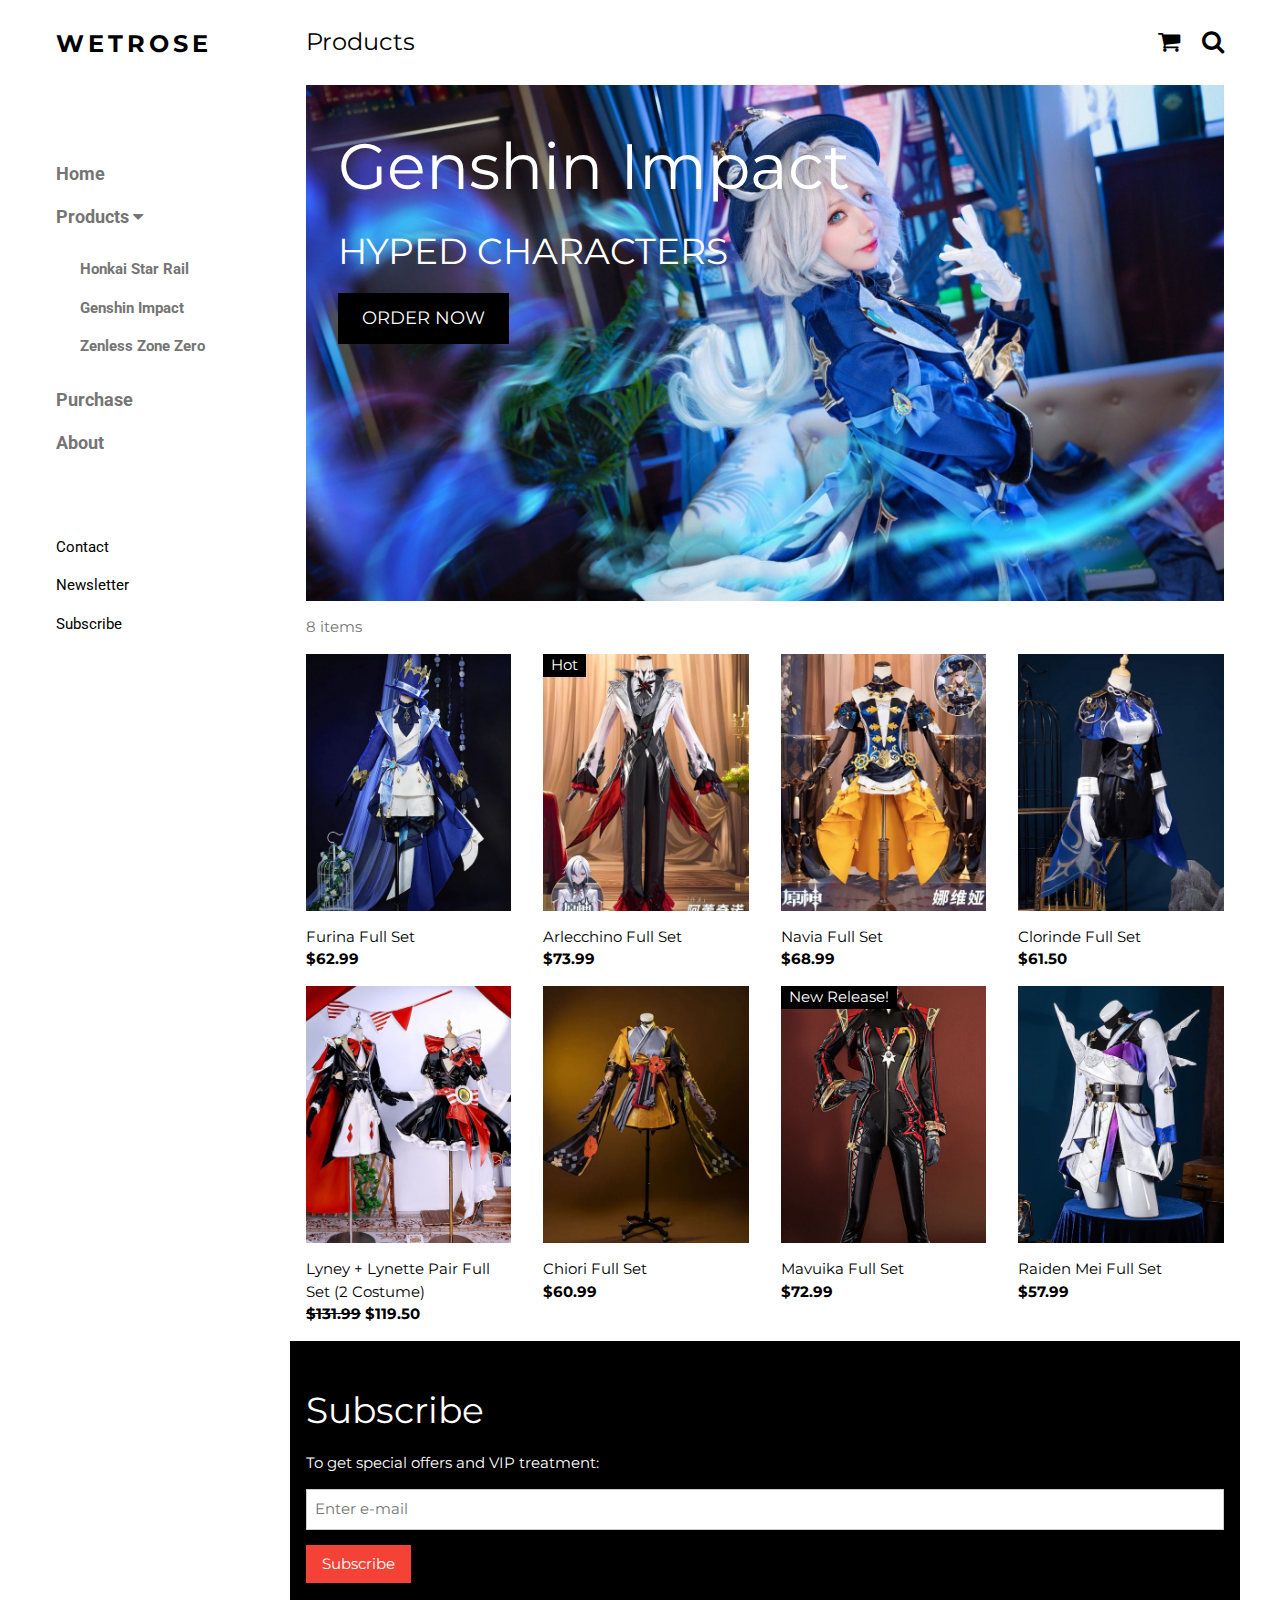
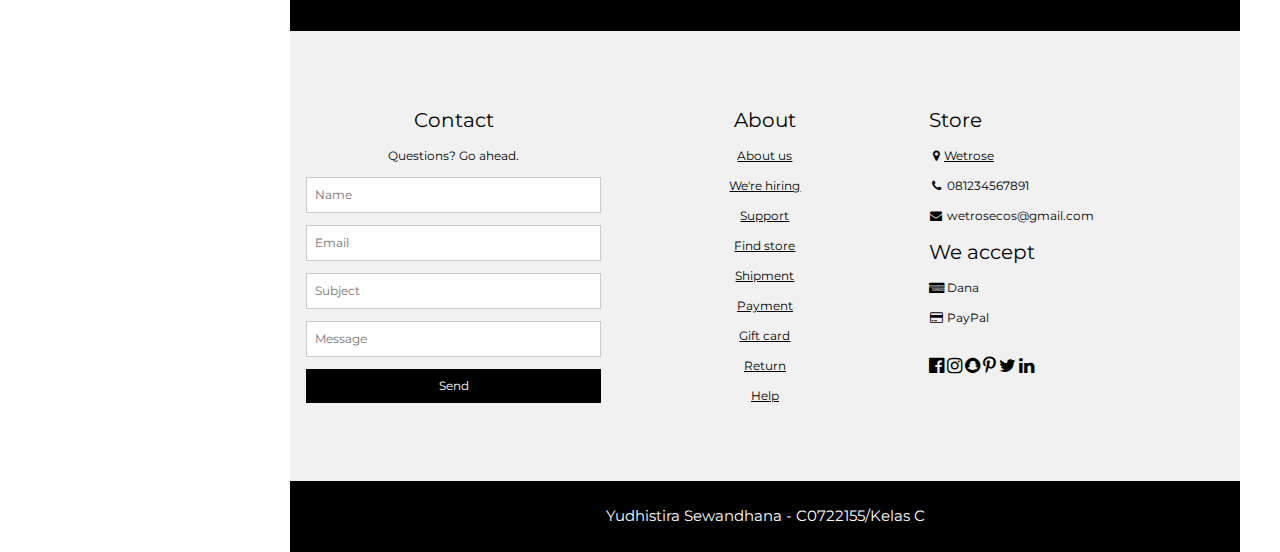
<file: maingen.html>
<!DOCTYPE html>
<html>
<head>
<title>UAS Yudhistira Sewandhana C0722155</title>
<meta charset="UTF-8">
<meta name="viewport" content="width=device-width, initial-scale=1">
<link rel="stylesheet" href="https://www.w3schools.com/w3css/4/w3.css">
<link rel="stylesheet" href="https://fonts.googleapis.com/css?family=Roboto">
<link rel="stylesheet" href="https://fonts.googleapis.com/css?family=Montserrat">
<link rel="stylesheet" href="https://cdnjs.cloudflare.com/ajax/libs/font-awesome/4.7.0/css/font-awesome.min.css">
<style>
.w3-sidebar a {font-family: "Roboto", sans-serif}
body,h1,h2,h3,h4,h5,h6,.w3-wide {font-family: "Montserrat", sans-serif;}
</style>
</head>
<body class="w3-content" style="max-width:1200px">

<!-- Sidebar/menu -->
<nav class="w3-sidebar w3-bar-block w3-white w3-collapse w3-top" style="z-index:3;width:250px" id="mySidebar">
  <div class="w3-container w3-display-container w3-padding-16">
    <i onclick="w3_close()" class="fa fa-remove w3-hide-large w3-button w3-display-topright"></i>
    <h3 class="w3-wide"><b>WETROSE</b></h3>
  </div>
  <div class="w3-padding-64 w3-large w3-text-grey" style="font-weight:bold">
    <a href="index.html" class="w3-bar-item w3-button">Home</a>
    <a onclick="myAccFunc()" href="javascript:void(0)" class="w3-bar-item w3-button" id="myBtn">
      Products <i class="fa fa-caret-down"></i>
    </a>
    <div id="demoAcc" class="w3-bar-block w3-hide w3-padding-large w3-medium">
      <a href="main.html" class="w3-bar-item w3-button">Honkai Star Rail</a>
      <a href="maingen.html" class="w3-bar-item w3-button">Genshin Impact</a>
      <a href="mainzzz.html" class="w3-bar-item w3-button">Zenless Zone Zero</a>
    </div>
    <a href="pay.html" class="w3-bar-item w3-button">Purchase</a>
    <a href="about.html" class="w3-bar-item w3-button">About</a>
  </div>
  <a href="#footer" class="w3-bar-item w3-button w3-padding">Contact</a> 
  <a href="javascript:void(0)" class="w3-bar-item w3-button w3-padding" onclick="document.getElementById('newsletter').style.display='block'">Newsletter</a> 
  <a href="#footer"  class="w3-bar-item w3-button w3-padding">Subscribe</a>
</nav>

<!-- Top menu on small screens -->
<header class="w3-bar w3-top w3-hide-large w3-black w3-xlarge">
  <div class="w3-bar-item w3-padding-24 w3-wide">WETROSE</div>
  <a href="javascript:void(0)" class="w3-bar-item w3-button w3-padding-24 w3-right" onclick="w3_open()"><i class="fa fa-bars"></i></a>
</header>

<!-- Overlay effect when opening sidebar on small screens -->
<div class="w3-overlay w3-hide-large" onclick="w3_close()" style="cursor:pointer" title="close side menu" id="myOverlay"></div>

<!-- !PAGE CONTENT! -->
<div class="w3-main" style="margin-left:250px">

  <!-- Push down content on small screens -->
  <div class="w3-hide-large" style="margin-top:83px"></div>
  
  <!-- Top header -->
  <header class="w3-container w3-xlarge">
    <p class="w3-left">Products</p>
    <p class="w3-right">
      <i class="fa fa-shopping-cart w3-margin-right"></i>
      <i class="fa fa-search"></i>
    </p>
  </header>

  <!-- Image header -->
  <div class="w3-display-container w3-container">
    <img src="page.jpg" alt="furina" style="width:100%">
    <div class="w3-display-topleft w3-text-white" style="padding:24px 48px">
      <h1 class="w3-jumbo w3-hide-small">Genshin Impact</h1>
      <h1 class="w3-hide-large w3-hide-medium">Genshin Impact</h1>
      <h1 class="w3-hide-small">HYPED CHARACTERS</h1>
      <p><a href="#jeans" class="w3-button w3-black w3-padding-large w3-large">ORDER NOW</a></p>
    </div>
  </div>

  <div class="w3-container w3-text-grey" id="jeans">
    <p>8 items</p>
  </div>

  <!-- Product grid -->
  <div class="w3-row">
    <div class="w3-col l3 s6">
      <div class="w3-container">
        <img src="furina.jpg" style="width:100%">
        <p>Furina Full Set<br><b>$62.99</b></p>
      </div>
      <div class="w3-container">
        <img src="lynette.jpg" style="width:100%">
        <p>Lyney + Lynette Pair Full Set (2 Costume)<br><b><del>$131.99</del> $119.50</b></p>
      </div>
    </div>

    <div class="w3-col l3 s6">
      <div class="w3-container">
        <div class="w3-display-container">
          <img src="arle.jpg" style="width:100%">
          <span class="w3-tag w3-display-topleft">Hot</span>
          <div class="w3-display-middle w3-display-hover">
            <button class="w3-button w3-black">Buy now <i class="fa fa-shopping-cart"></i></button>
          </div>
        </div>
        <p>Arlecchino Full Set<br><b>$73.99</b></p>
      </div>
      <div class="w3-container">
        <img src="chiori.jpg" style="width:100%">
        <p>Chiori Full Set<br><b>$60.99</b></p>
      </div>
    </div>

    <div class="w3-col l3 s6">
      <div class="w3-container">
        <img src="navia.jpg" style="width:100%">
        <p>Navia Full Set<br><b>$68.99</b></p>
      </div>
      <div class="w3-container">
        <div class="w3-display-container">
          <img src="mavuika.jpg" style="width:100%">
          <span class="w3-tag w3-display-topleft">New Release!</span>
          <div class="w3-display-middle w3-display-hover">
            <button class="w3-button w3-black">Buy now <i class="fa fa-shopping-cart"></i></button>
          </div>
        </div>
        <p>Mavuika Full Set<br><b>$72.99</b></p>
      </div>
    </div>

    <div class="w3-col l3 s6">
      <div class="w3-container">
        <img src="clorinde.jpg" style="width:100%">
        <p>Clorinde Full Set<br><b>$61.50</b></p>
      </div>
      <div class="w3-container">
        <img src="raiden.jpg" style="width:100%">
        <p>Raiden Mei Full Set<br><b>$57.99</b></p>
      </div>
    </div>
  </div>

  <!-- Subscribe section -->
  <div class="w3-container w3-black w3-padding-32">
    <h1>Subscribe</h1>
    <p>To get special offers and VIP treatment:</p>
    <p><input class="w3-input w3-border" type="text" placeholder="Enter e-mail" style="width:100%"></p>
    <button type="button" class="w3-button w3-red w3-margin-bottom">Subscribe</button>
  </div>
  
  <!-- Footer -->
  <footer class="w3-padding-64 w3-light-grey w3-small w3-center" id="footer">
    <div class="w3-row-padding">
      <div class="w3-col s4">
        <h4>Contact</h4>
        <p>Questions? Go ahead.</p>
        <form action="/action_page.php" target="_blank">
          <p><input class="w3-input w3-border" type="text" placeholder="Name" name="Name" required></p>
          <p><input class="w3-input w3-border" type="text" placeholder="Email" name="Email" required></p>
          <p><input class="w3-input w3-border" type="text" placeholder="Subject" name="Subject" required></p>
          <p><input class="w3-input w3-border" type="text" placeholder="Message" name="Message" required></p>
          <button type="submit" class="w3-button w3-block w3-black">Send</button>
        </form>
      </div>

      <div class="w3-col s4">
        <h4>About</h4>
        <p><a href="#">About us</a></p>
        <p><a href="#">We're hiring</a></p>
        <p><a href="#">Support</a></p>
        <p><a href="#">Find store</a></p>
        <p><a href="#">Shipment</a></p>
        <p><a href="#">Payment</a></p>
        <p><a href="#">Gift card</a></p>
        <p><a href="#">Return</a></p>
        <p><a href="#">Help</a></p>
      </div>

      <div class="w3-col s4 w3-justify">
        <h4>Store</h4>
        <p><i class="fa fa-fw fa-map-marker"></i><a href="https://https://www.wetrose.com" title="Wetrose" target="_blank" class="w3-hover-opacity">Wetrose</a></p>
        <p><i class="fa fa-fw fa-phone"></i> 081234567891</p>
        <p><i class="fa fa-fw fa-envelope"></i> wetrosecos@gmail.com</p>
        <h4>We accept</h4>
        <p><i class="fa fa-fw fa-cc-amex"></i> Dana</p>
        <p><i class="fa fa-fw fa-credit-card"></i> PayPal</p>
        <br>
        <i class="fa fa-facebook-official w3-hover-opacity w3-large"></i>
        <i class="fa fa-instagram w3-hover-opacity w3-large"></i>
        <i class="fa fa-snapchat w3-hover-opacity w3-large"></i>
        <i class="fa fa-pinterest-p w3-hover-opacity w3-large"></i>
        <i class="fa fa-twitter w3-hover-opacity w3-large"></i>
        <i class="fa fa-linkedin w3-hover-opacity w3-large"></i>
      </div>
    </div>
  </footer>

  <div class="w3-black w3-center w3-padding-24">Yudhistira Sewandhana - C0722155/Kelas C</div>

  <!-- End page content -->
</div>

<!-- Newsletter Modal -->
<div id="newsletter" class="w3-modal">
  <div class="w3-modal-content w3-animate-zoom" style="padding:32px">
    <div class="w3-container w3-white w3-center">
      <i onclick="document.getElementById('newsletter').style.display='none'" class="fa fa-remove w3-right w3-button w3-transparent w3-xxlarge"></i>
      <h2 class="w3-wide">NEWSLETTER</h2>
      <p>Join our mailing list to receive updates on new arrivals and special offers.</p>
      <p><input class="w3-input w3-border" type="text" placeholder="Enter e-mail"></p>
      <button type="button" class="w3-button w3-padding-large w3-red w3-margin-bottom" onclick="document.getElementById('newsletter').style.display='none'">Subscribe</button>
    </div>
  </div>
</div>

<script>
// Accordion 
function myAccFunc() {
  var x = document.getElementById("demoAcc");
  if (x.className.indexOf("w3-show") == -1) {
    x.className += " w3-show";
  } else {
    x.className = x.className.replace(" w3-show", "");
  }
}

// Click on the "Jeans" link on page load to open the accordion for demo purposes
document.getElementById("myBtn").click();


// Open and close sidebar
function w3_open() {
  document.getElementById("mySidebar").style.display = "block";
  document.getElementById("myOverlay").style.display = "block";
}
 
function w3_close() {
  document.getElementById("mySidebar").style.display = "none";
  document.getElementById("myOverlay").style.display = "none";
}
</script>

</body>
</html>
</file>
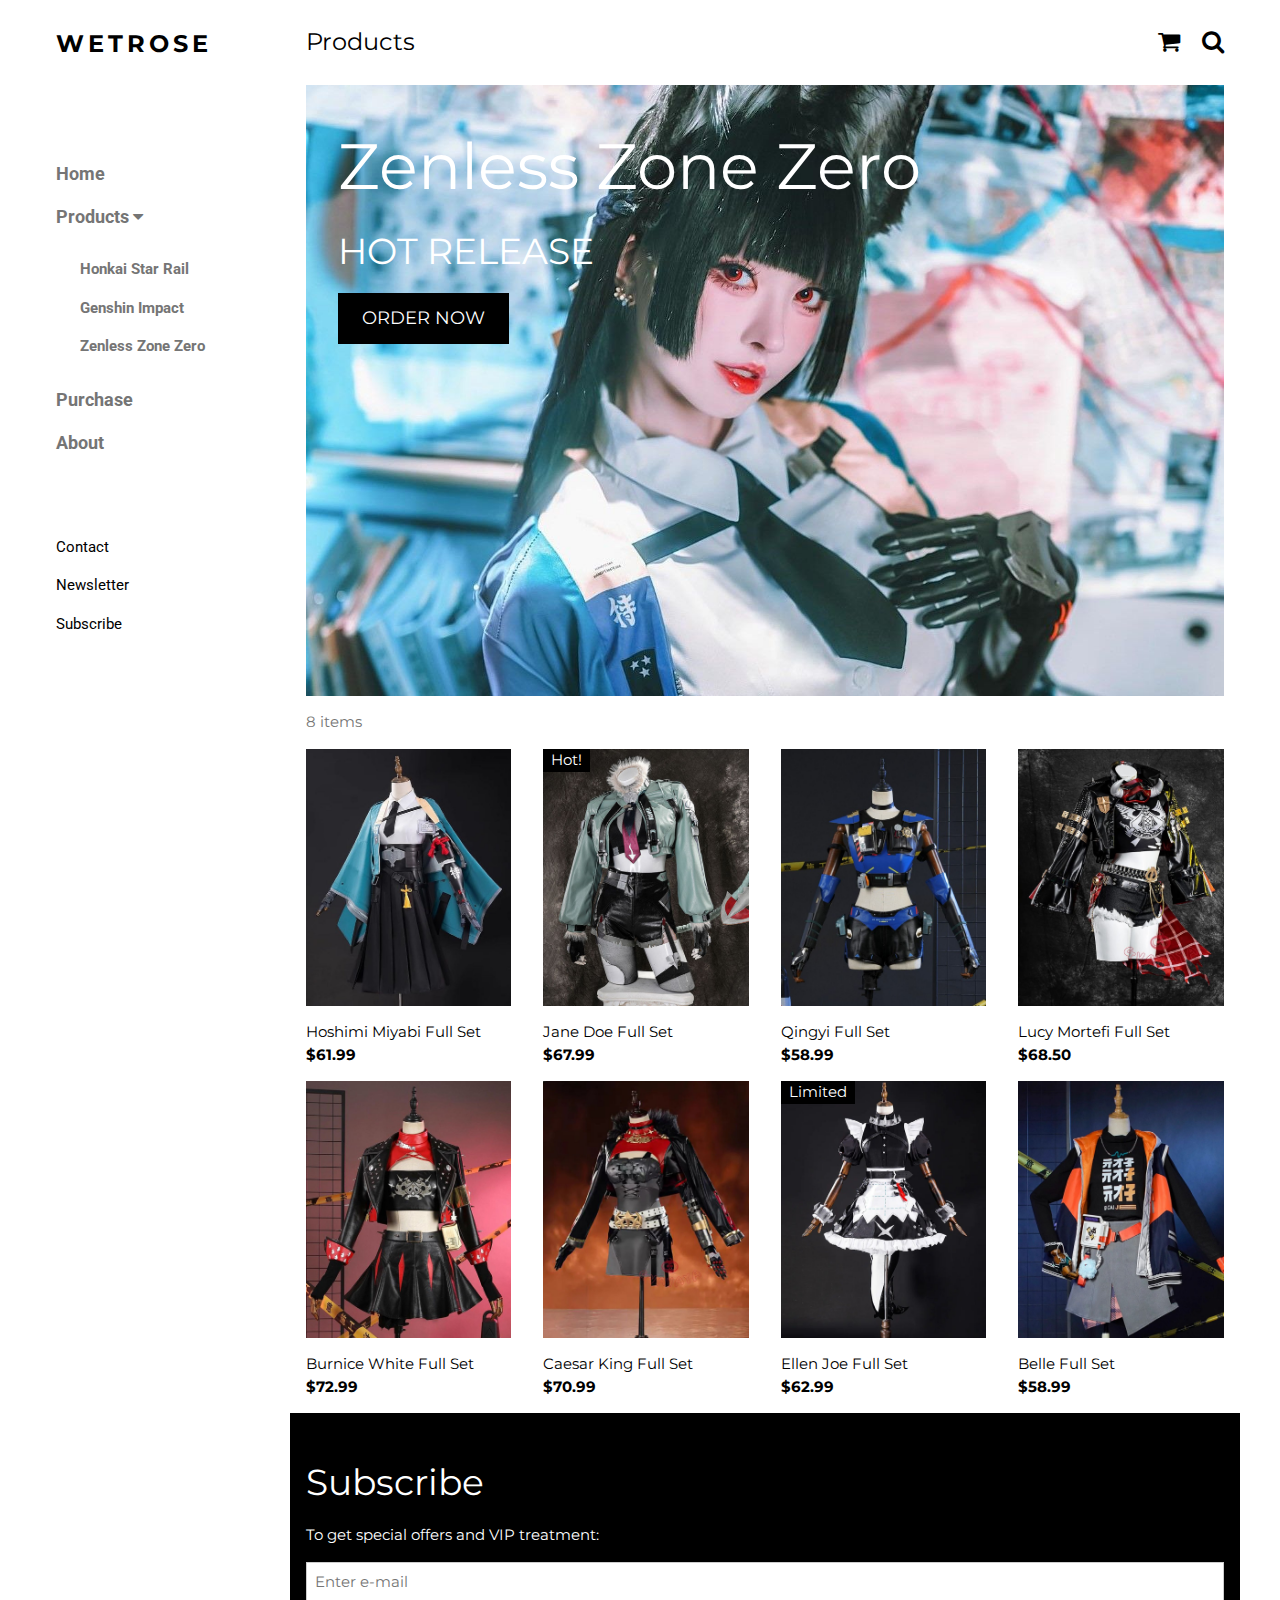
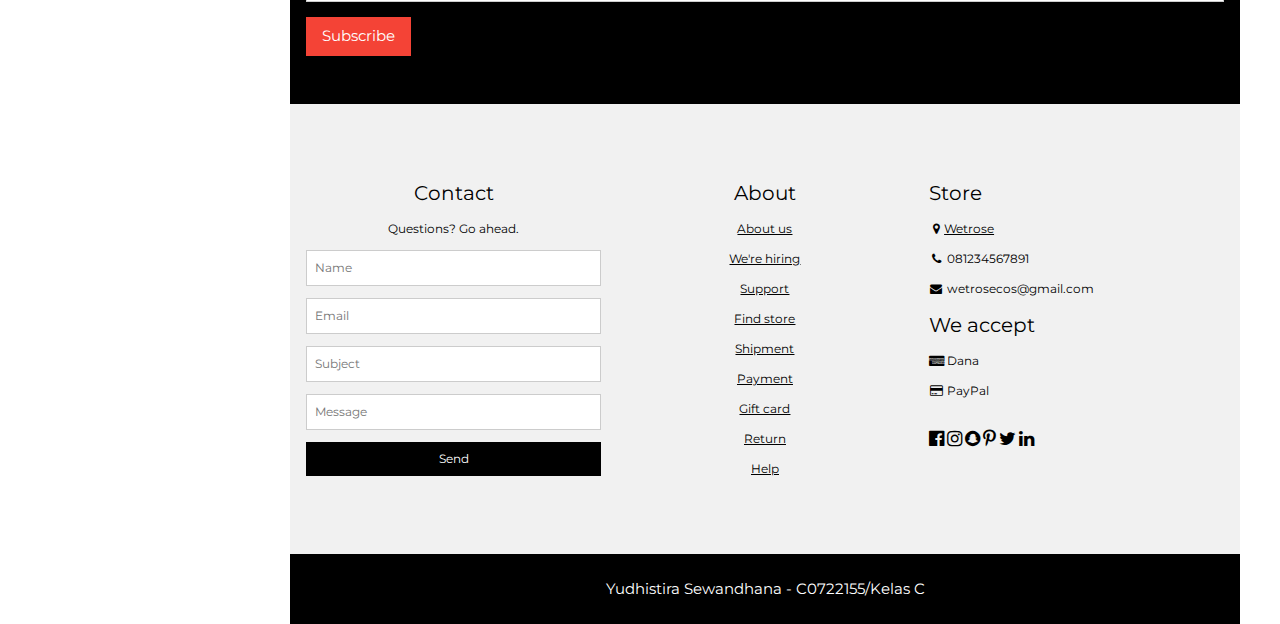
<file: mainzzz.html>
<!DOCTYPE html>
<html>
<head>
<title>UAS Yudhistira Sewandhana C0722155</title>
<meta charset="UTF-8">
<meta name="viewport" content="width=device-width, initial-scale=1">
<link rel="stylesheet" href="https://www.w3schools.com/w3css/4/w3.css">
<link rel="stylesheet" href="https://fonts.googleapis.com/css?family=Roboto">
<link rel="stylesheet" href="https://fonts.googleapis.com/css?family=Montserrat">
<link rel="stylesheet" href="https://cdnjs.cloudflare.com/ajax/libs/font-awesome/4.7.0/css/font-awesome.min.css">
<style>
.w3-sidebar a {font-family: "Roboto", sans-serif}
body,h1,h2,h3,h4,h5,h6,.w3-wide {font-family: "Montserrat", sans-serif;}
</style>
</head>
<body class="w3-content" style="max-width:1200px">

<!-- Sidebar/menu -->
<nav class="w3-sidebar w3-bar-block w3-white w3-collapse w3-top" style="z-index:3;width:250px" id="mySidebar">
  <div class="w3-container w3-display-container w3-padding-16">
    <i onclick="w3_close()" class="fa fa-remove w3-hide-large w3-button w3-display-topright"></i>
    <h3 class="w3-wide"><b>WETROSE</b></h3>
  </div>
  <div class="w3-padding-64 w3-large w3-text-grey" style="font-weight:bold">
    <a href="index.html" class="w3-bar-item w3-button">Home</a>
    <a onclick="myAccFunc()" href="javascript:void(0)" class="w3-bar-item w3-button" id="myBtn">
      Products <i class="fa fa-caret-down"></i>
    </a>
    <div id="demoAcc" class="w3-bar-block w3-hide w3-padding-large w3-medium">
      <a href="main.html" class="w3-bar-item w3-button">Honkai Star Rail</a>
      <a href="maingen.html" class="w3-bar-item w3-button">Genshin Impact</a>
      <a href="#" class="w3-bar-item w3-button">Zenless Zone Zero</a>
    </div>
    <a href="pay.html" class="w3-bar-item w3-button">Purchase</a>
    <a href="about.html" class="w3-bar-item w3-button">About</a>
  </div>
  <a href="#footer" class="w3-bar-item w3-button w3-padding">Contact</a> 
  <a href="javascript:void(0)" class="w3-bar-item w3-button w3-padding" onclick="document.getElementById('newsletter').style.display='block'">Newsletter</a> 
  <a href="#footer"  class="w3-bar-item w3-button w3-padding">Subscribe</a>
</nav>

<!-- Top menu on small screens -->
<header class="w3-bar w3-top w3-hide-large w3-black w3-xlarge">
  <div class="w3-bar-item w3-padding-24 w3-wide">WETROSE</div>
  <a href="javascript:void(0)" class="w3-bar-item w3-button w3-padding-24 w3-right" onclick="w3_open()"><i class="fa fa-bars"></i></a>
</header>

<!-- Overlay effect when opening sidebar on small screens -->
<div class="w3-overlay w3-hide-large" onclick="w3_close()" style="cursor:pointer" title="close side menu" id="myOverlay"></div>

<!-- !PAGE CONTENT! -->
<div class="w3-main" style="margin-left:250px">

  <!-- Push down content on small screens -->
  <div class="w3-hide-large" style="margin-top:83px"></div>
  
  <!-- Top header -->
  <header class="w3-container w3-xlarge">
    <p class="w3-left">Products</p>
    <p class="w3-right">
      <i class="fa fa-shopping-cart w3-margin-right"></i>
      <i class="fa fa-search"></i>
    </p>
  </header>

  <!-- Image header -->
  <div class="w3-display-container w3-container">
    <img src="3.jpg" alt="miyabi" style="width:100%">
    <div class="w3-display-topleft w3-text-white" style="padding:24px 48px">
      <h1 class="w3-jumbo w3-hide-small">Zenless Zone Zero</h1>
      <h1 class="w3-hide-large w3-hide-medium">Zenless Zone Zero</h1>
      <h1 class="w3-hide-small">HOT RELEASE</h1>
      <p><a href="#jeans" class="w3-button w3-black w3-padding-large w3-large">ORDER NOW</a></p>
    </div>
  </div>

  <div class="w3-container w3-text-grey" id="jeans">
    <p>8 items</p>
  </div>

  <!-- Product grid -->
  <div class="w3-row">
    <div class="w3-col l3 s6">
      <div class="w3-container">
        <img src="miyabi.jpg" style="width:100%">
        <p>Hoshimi Miyabi Full Set<br><b>$61.99</b></p>
      </div>
      <div class="w3-container">
        <img src="burnice.jpg" style="width:100%">
        <p>Burnice White Full Set<br><b>$72.99</b></p>
      </div>
    </div>

    <div class="w3-col l3 s6">
      <div class="w3-container">
        <div class="w3-display-container">
          <img src="jane.jpg" style="width:100%">
          <span class="w3-tag w3-display-topleft">Hot!</span>
          <div class="w3-display-middle w3-display-hover">
            <button class="w3-button w3-black">Buy now <i class="fa fa-shopping-cart"></i></button>
          </div>
        </div>
        <p>Jane Doe Full Set<br><b>$67.99</b></p>
      </div>
      <div class="w3-container">
        <img src="caesar.jpg" style="width:100%">
        <p>Caesar King Full Set<br><b>$70.99</b></p>
      </div>
    </div>

    <div class="w3-col l3 s6">
      <div class="w3-container">
        <img src="qingyi.jpg" style="width:100%">
        <p>Qingyi Full Set<br><b>$58.99</b></p>
      </div>
      <div class="w3-container">
        <div class="w3-display-container">
          <img src="ellen.jpg" style="width:100%">
          <span class="w3-tag w3-display-topleft">Limited</span>
          <div class="w3-display-middle w3-display-hover">
            <button class="w3-button w3-black">Buy now <i class="fa fa-shopping-cart"></i></button>
          </div>
        </div>
        <p>Ellen Joe Full Set<br><b>$62.99</b></p>
      </div>
    </div>

    <div class="w3-col l3 s6">
      <div class="w3-container">
        <img src="lucy.jpg" style="width:100%">
        <p>Lucy Mortefi Full Set<br><b>$68.50</b></p>
      </div>
      <div class="w3-container">
        <img src="belle.jpg" style="width:100%">
        <p>Belle Full Set<br><b>$58.99</b></p>
      </div>
    </div>
  </div>

  <!-- Subscribe section -->
  <div class="w3-container w3-black w3-padding-32">
    <h1>Subscribe</h1>
    <p>To get special offers and VIP treatment:</p>
    <p><input class="w3-input w3-border" type="text" placeholder="Enter e-mail" style="width:100%"></p>
    <button type="button" class="w3-button w3-red w3-margin-bottom">Subscribe</button>
  </div>
  
  <!-- Footer -->
  <footer class="w3-padding-64 w3-light-grey w3-small w3-center" id="footer">
    <div class="w3-row-padding">
      <div class="w3-col s4">
        <h4>Contact</h4>
        <p>Questions? Go ahead.</p>
        <form action="/action_page.php" target="_blank">
          <p><input class="w3-input w3-border" type="text" placeholder="Name" name="Name" required></p>
          <p><input class="w3-input w3-border" type="text" placeholder="Email" name="Email" required></p>
          <p><input class="w3-input w3-border" type="text" placeholder="Subject" name="Subject" required></p>
          <p><input class="w3-input w3-border" type="text" placeholder="Message" name="Message" required></p>
          <button type="submit" class="w3-button w3-block w3-black">Send</button>
        </form>
      </div>

      <div class="w3-col s4">
        <h4>About</h4>
        <p><a href="#">About us</a></p>
        <p><a href="#">We're hiring</a></p>
        <p><a href="#">Support</a></p>
        <p><a href="#">Find store</a></p>
        <p><a href="#">Shipment</a></p>
        <p><a href="#">Payment</a></p>
        <p><a href="#">Gift card</a></p>
        <p><a href="#">Return</a></p>
        <p><a href="#">Help</a></p>
      </div>

      <div class="w3-col s4 w3-justify">
        <h4>Store</h4>
        <p><i class="fa fa-fw fa-map-marker"></i><a href="https://https://www.wetrose.com" title="Wetrose" target="_blank" class="w3-hover-opacity">Wetrose</a></p>
        <p><i class="fa fa-fw fa-phone"></i> 081234567891</p>
        <p><i class="fa fa-fw fa-envelope"></i> wetrosecos@gmail.com</p>
        <h4>We accept</h4>
        <p><i class="fa fa-fw fa-cc-amex"></i> Dana</p>
        <p><i class="fa fa-fw fa-credit-card"></i> PayPal</p>
        <br>
        <i class="fa fa-facebook-official w3-hover-opacity w3-large"></i>
        <i class="fa fa-instagram w3-hover-opacity w3-large"></i>
        <i class="fa fa-snapchat w3-hover-opacity w3-large"></i>
        <i class="fa fa-pinterest-p w3-hover-opacity w3-large"></i>
        <i class="fa fa-twitter w3-hover-opacity w3-large"></i>
        <i class="fa fa-linkedin w3-hover-opacity w3-large"></i>
      </div>
    </div>
  </footer>

  <div class="w3-black w3-center w3-padding-24">Yudhistira Sewandhana - C0722155/Kelas C</div>

  <!-- End page content -->
</div>

<!-- Newsletter Modal -->
<div id="newsletter" class="w3-modal">
  <div class="w3-modal-content w3-animate-zoom" style="padding:32px">
    <div class="w3-container w3-white w3-center">
      <i onclick="document.getElementById('newsletter').style.display='none'" class="fa fa-remove w3-right w3-button w3-transparent w3-xxlarge"></i>
      <h2 class="w3-wide">NEWSLETTER</h2>
      <p>Join our mailing list to receive updates on new arrivals and special offers.</p>
      <p><input class="w3-input w3-border" type="text" placeholder="Enter e-mail"></p>
      <button type="button" class="w3-button w3-padding-large w3-red w3-margin-bottom" onclick="document.getElementById('newsletter').style.display='none'">Subscribe</button>
    </div>
  </div>
</div>

<script>
// Accordion 
function myAccFunc() {
  var x = document.getElementById("demoAcc");
  if (x.className.indexOf("w3-show") == -1) {
    x.className += " w3-show";
  } else {
    x.className = x.className.replace(" w3-show", "");
  }
}

// Click on the "Jeans" link on page load to open the accordion for demo purposes
document.getElementById("myBtn").click();


// Open and close sidebar
function w3_open() {
  document.getElementById("mySidebar").style.display = "block";
  document.getElementById("myOverlay").style.display = "block";
}
 
function w3_close() {
  document.getElementById("mySidebar").style.display = "none";
  document.getElementById("myOverlay").style.display = "none";
}
</script>

</body>
</html>
</file>
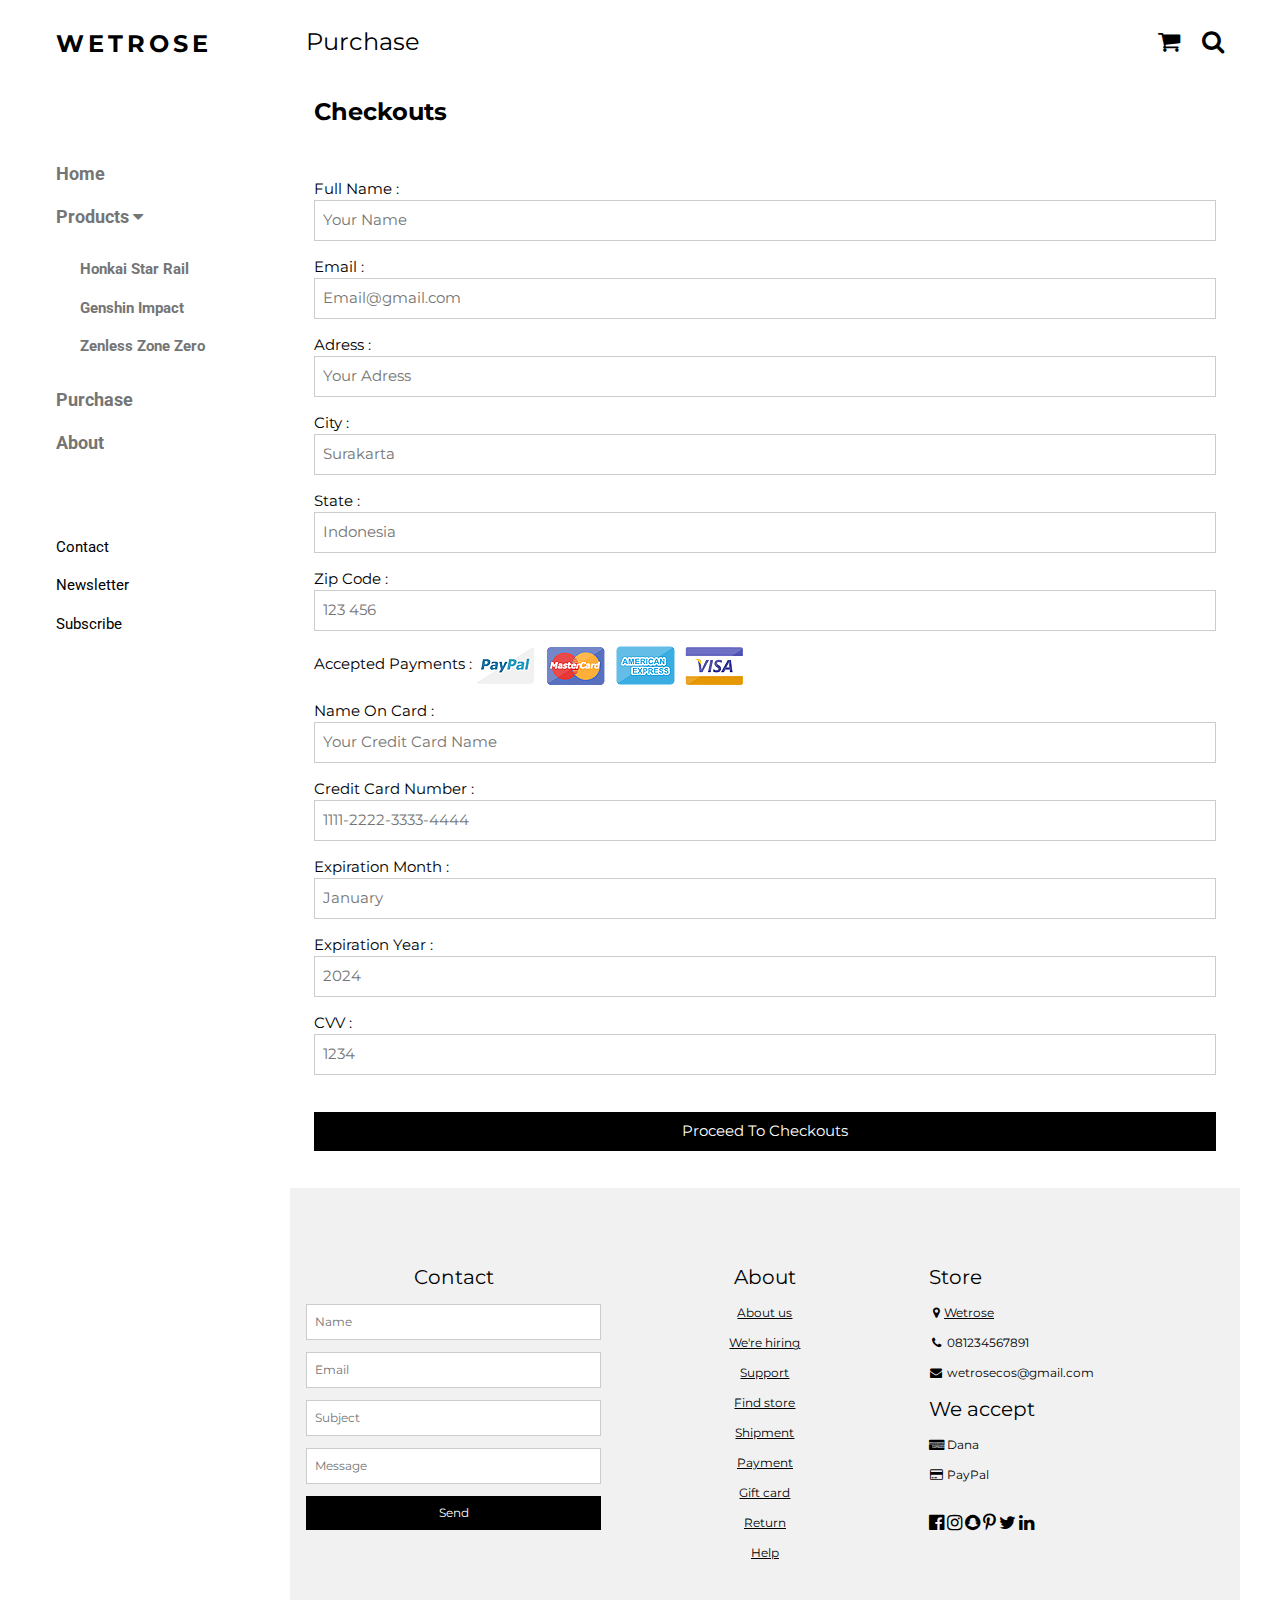
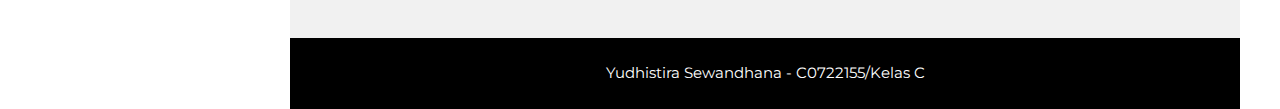
<file: pay.html>
<!DOCTYPE html>
<html>
<head>
<title>UAS Yudhistira Sewandhana C0722155</title>
<meta charset="UTF-8">
<meta name="viewport" content="width=device-width, initial-scale=1">
<link rel="stylesheet" href="https://www.w3schools.com/w3css/4/w3.css">
<link rel="stylesheet" href="https://fonts.googleapis.com/css?family=Roboto">
<link rel="stylesheet" href="https://fonts.googleapis.com/css?family=Montserrat">
<link rel="stylesheet" href="https://cdnjs.cloudflare.com/ajax/libs/font-awesome/4.7.0/css/font-awesome.min.css">
<style>
.w3-sidebar a {font-family: "Roboto", sans-serif}
body,h1,h2,h3,h4,h5,h6,.w3-wide {font-family: "Montserrat", sans-serif;}
</style>
</head>
<body class="w3-content" style="max-width:1200px">

<!-- Sidebar/menu -->
<nav class="w3-sidebar w3-bar-block w3-white w3-collapse w3-top" style="z-index:3;width:250px" id="mySidebar">
  <div class="w3-container w3-display-container w3-padding-16">
    <i onclick="w3_close()" class="fa fa-remove w3-hide-large w3-button w3-display-topright"></i>
    <h3 class="w3-wide"><b>WETROSE</b></h3>
  </div>
  <div class="w3-padding-64 w3-large w3-text-grey" style="font-weight:bold">
    <a href="index.html" class="w3-bar-item w3-button">Home</a>
    <a onclick="myAccFunc()" href="javascript:void(0)" class="w3-bar-item w3-button" id="myBtn">
      Products <i class="fa fa-caret-down"></i>
    </a>
    <div id="demoAcc" class="w3-bar-block w3-hide w3-padding-large w3-medium">
      <a href="main.html" class="w3-bar-item w3-button">Honkai Star Rail</a>
      <a href="maingen.html" class="w3-bar-item w3-button">Genshin Impact</a>
      <a href="mainzzz.html" class="w3-bar-item w3-button">Zenless Zone Zero</a>
    </div>
    <a href="#" class="w3-bar-item w3-button">Purchase</a>
    <a href="about.html" class="w3-bar-item w3-button">About</a>
  </div>
  <a href="#footer" class="w3-bar-item w3-button w3-padding">Contact</a> 
  <a href="javascript:void(0)" class="w3-bar-item w3-button w3-padding" onclick="document.getElementById('newsletter').style.display='block'">Newsletter</a> 
  <a href="#footer"  class="w3-bar-item w3-button w3-padding">Subscribe</a>
</nav>

<!-- Top menu on small screens -->
<header class="w3-bar w3-top w3-hide-large w3-black w3-xlarge">
  <div class="w3-bar-item w3-padding-24 w3-wide">WETROSE</div>
  <a href="javascript:void(0)" class="w3-bar-item w3-button w3-padding-24 w3-right" onclick="w3_open()"><i class="fa fa-bars"></i></a>
</header>

<!-- Overlay effect when opening sidebar on small screens -->
<div class="w3-overlay w3-hide-large" onclick="w3_close()" style="cursor:pointer" title="close side menu" id="myOverlay"></div>

<!-- !PAGE CONTENT! -->
<div class="w3-main" style="margin-left:250px">

  <!-- Push down content on small screens -->
  <div class="w3-hide-large" style="margin-top:83px"></div>
  
  <!-- Top header -->
  <header class="w3-container w3-xlarge">
    <p class="w3-left">Purchase</p>
    <p class="w3-right">
      <i class="fa fa-shopping-cart w3-margin-right"></i>
      <i class="fa fa-search"></i>
    </p>
  </header>

 <div class=>
        <h4 style="padding:0px 24px"><big><strong>Checkouts</strong></big></h4>
<br>
        <form action="/action_page.php" target="_blank">
          <p style="padding:0px 24px">Full Name : <input class="w3-input w3-border" type="text" placeholder="Your Name" name="Name" required></p>
          <p style="padding:0px 24px">Email :<input class="w3-input w3-border" type="text" placeholder="Email@gmail.com" name="Email" required></p>
          <p style="padding:0px 24px">Adress :<input class="w3-input w3-border" type="text" placeholder="Your Adress" name="Subject" required></p>
          <p style="padding:0px 24px">City :<input class="w3-input w3-border" type="text" placeholder="Surakarta" name="Message" required></p>
          <p style="padding:0px 24px">State :<input class="w3-input w3-border" type="text" placeholder="Indonesia" name="Email" required></p>
          <p style="padding:0px 24px">Zip Code :<input class="w3-input w3-border" type="text" placeholder="123 456" name="Subject" required></p>
  <div class="inputBox" style="padding:0px 24px">
                    <span>Accepted Payments :</span>
                    <img src="card_img.png" alt="">
                </div>
          <p style="padding:0px 24px">Name On Card :<input class="w3-input w3-border" type="text" placeholder="Your Credit Card Name" name="Message" required></p>
          <p style="padding:0px 24px">Credit Card Number :<input class="w3-input w3-border" type="text" placeholder="1111-2222-3333-4444" name="Email" required></p>
          <p style="padding:0px 24px">Expiration Month :<input class="w3-input w3-border" type="text" placeholder="January" name="Subject" required></p>
          <p style="padding:0px 24px">Expiration Year :<input class="w3-input w3-border" type="text" placeholder="2024" name="Message" required></p>
          <p style="padding:0px 24px">CVV :<input class="w3-input w3-border" type="text" placeholder="1234" name="Email" required></p>
<p style="padding:0px 24px">
<br>
          <button type="submit" class="w3-button w3-block w3-black">Proceed To Checkouts</button></p>
        </form>
      </div>
<p></p>
<br>

  <!-- Footer -->
  <footer class="w3-padding-64 w3-light-grey w3-small w3-center" id="footer">
    <div class="w3-row-padding">
      <div class="w3-col s4">
        <h4>Contact</h4>
        <form action="/action_page.php" target="_blank">
          <p><input class="w3-input w3-border" type="text" placeholder="Name" name="Name" required></p>
          <p><input class="w3-input w3-border" type="text" placeholder="Email" name="Email" required></p>
          <p><input class="w3-input w3-border" type="text" placeholder="Subject" name="Subject" required></p>
          <p><input class="w3-input w3-border" type="text" placeholder="Message" name="Message" required></p>
          <button type="submit" class="w3-button w3-block w3-black">Send</button>
        </form>
      </div>

      <div class="w3-col s4">
        <h4>About</h4>
        <p><a href="#">About us</a></p>
        <p><a href="#">We're hiring</a></p>
        <p><a href="#">Support</a></p>
        <p><a href="#">Find store</a></p>
        <p><a href="#">Shipment</a></p>
        <p><a href="#">Payment</a></p>
        <p><a href="#">Gift card</a></p>
        <p><a href="#">Return</a></p>
        <p><a href="#">Help</a></p>
      </div>

      <div class="w3-col s4 w3-justify">
        <h4>Store</h4>
        <p><i class="fa fa-fw fa-map-marker"></i><a href="https://https://www.wetrose.com" title="Wetrose" target="_blank" class="w3-hover-opacity">Wetrose</a></p>
        <p><i class="fa fa-fw fa-phone"></i> 081234567891</p>
        <p><i class="fa fa-fw fa-envelope"></i> wetrosecos@gmail.com</p>
        <h4>We accept</h4>
        <p><i class="fa fa-fw fa-cc-amex"></i> Dana</p>
        <p><i class="fa fa-fw fa-credit-card"></i> PayPal</p>
        <br>
        <i class="fa fa-facebook-official w3-hover-opacity w3-large"></i>
        <i class="fa fa-instagram w3-hover-opacity w3-large"></i>
        <i class="fa fa-snapchat w3-hover-opacity w3-large"></i>
        <i class="fa fa-pinterest-p w3-hover-opacity w3-large"></i>
        <i class="fa fa-twitter w3-hover-opacity w3-large"></i>
        <i class="fa fa-linkedin w3-hover-opacity w3-large"></i>
      </div>
    </div>
  </footer>

  <div class="w3-black w3-center w3-padding-24">Yudhistira Sewandhana - C0722155/Kelas C</div>

  <!-- End page content -->
</div>

<!-- Newsletter Modal -->
<div id="newsletter" class="w3-modal">
  <div class="w3-modal-content w3-animate-zoom" style="padding:32px">
    <div class="w3-container w3-white w3-center">
      <i onclick="document.getElementById('newsletter').style.display='none'" class="fa fa-remove w3-right w3-button w3-transparent w3-xxlarge"></i>
      <h2 class="w3-wide">NEWSLETTER</h2>
      <p>Join our mailing list to receive updates on new arrivals and special offers.</p>
      <p><input class="w3-input w3-border" type="text" placeholder="Enter e-mail"></p>
      <button type="button" class="w3-button w3-padding-large w3-red w3-margin-bottom" onclick="document.getElementById('newsletter').style.display='none'">Subscribe</button>
    </div>
  </div>
</div>

<script>
// Accordion 
function myAccFunc() {
  var x = document.getElementById("demoAcc");
  if (x.className.indexOf("w3-show") == -1) {
    x.className += " w3-show";
  } else {
    x.className = x.className.replace(" w3-show", "");
  }
}

// Click on the "Jeans" link on page load to open the accordion for demo purposes
document.getElementById("myBtn").click();


// Open and close sidebar
function w3_open() {
  document.getElementById("mySidebar").style.display = "block";
  document.getElementById("myOverlay").style.display = "block";
}
 
function w3_close() {
  document.getElementById("mySidebar").style.display = "none";
  document.getElementById("myOverlay").style.display = "none";
}
</script>

</body>
</html>
</file>
